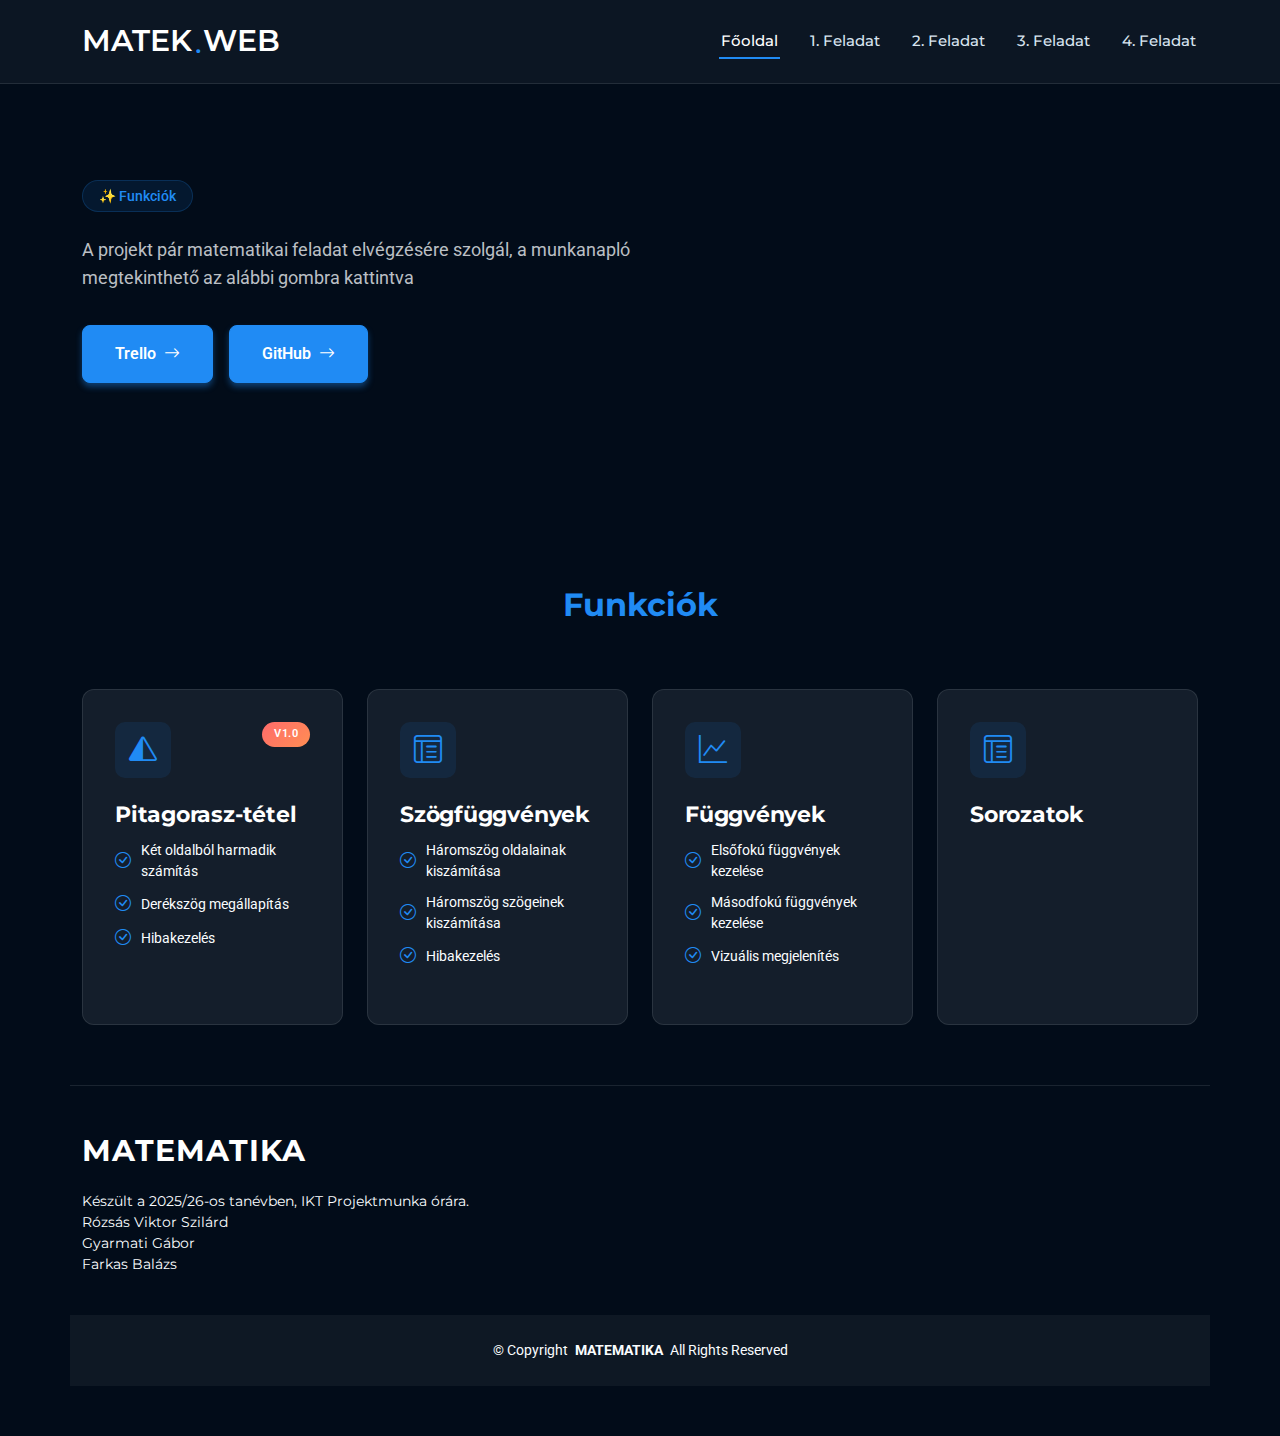
<file: Matek/index.html>
<!DOCTYPE html>
<html lang="en">

<head>
  <meta charset="utf-8">
  <meta content="width=device-width, initial-scale=1.0" name="viewport">
  <title>Index - IKT-Projekt</title>
  <meta name="description" content="">
  <meta name="keywords" content="">

  <!-- Favicons -->
  <link href="assets/img/favicon.png" rel="icon">
  <link href="assets/img/apple-touch-icon.png" rel="apple-touch-icon">

  <!-- Fonts -->
  <link href="https://fonts.googleapis.com" rel="preconnect">
  <link href="https://fonts.gstatic.com" rel="preconnect" crossorigin>
  <link href="https://fonts.googleapis.com/css2?family=Roboto:ital,wght@0,100;0,300;0,400;0,500;0,700;0,900;1,100;1,300;1,400;1,500;1,700;1,900&family=Montserrat:ital,wght@0,100;0,200;0,300;0,400;0,500;0,600;0,700;0,800;0,900;1,100;1,200;1,300;1,400;1,500;1,600;1,700;1,800;1,900&display=swap" rel="stylesheet">

  <!-- Vendor CSS Files -->
  <link href="assets/vendor/bootstrap/css/bootstrap.min.css" rel="stylesheet">
  <link href="assets/vendor/bootstrap-icons/bootstrap-icons.css" rel="stylesheet">
  <link href="assets/vendor/aos/aos.css" rel="stylesheet">
  <link href="assets/vendor/glightbox/css/glightbox.min.css" rel="stylesheet">
  <link href="assets/vendor/swiper/swiper-bundle.min.css" rel="stylesheet">

  <!-- Main CSS File -->
  <link href="assets/css/main.css" rel="stylesheet">

</head>

<body class="index-page">

  <header id="header" class="header d-flex align-items-center sticky-top">
    <div class="container position-relative d-flex align-items-center justify-content-between">

      <a href="index.html" class="logo d-flex align-items-center me-auto me-xl-0">
        <!-- Uncomment the line below if you also wish to use an image logo -->
        <!-- <img src="assets/img/logo.webp" alt=""> -->
        <h1 class="sitename">MATEK</h1><span>.</span><h1 class="sitename">WEB</h1>
      </a>

      <nav id="navmenu" class="navmenu">
        <ul>
          <li><a href="#hero" class="active">Főoldal</a></li>
          <li><a href="./elsoFeladat.html">1. Feladat</a></li>
          <li><a href="./masodikFeladat.html">2. Feladat</a></li>
          <li><a href="./harmadikFeladat">3. Feladat</a></li>
          <li><a href="./negyedikFeladat">4. Feladat</a></li>
        </ul>
        <i class="mobile-nav-toggle d-xl-none bi bi-list"></i>
      </nav>

    </div>
  </header>

  <main class="main">

    <!-- Hero Section -->
    <section id="hero" class="hero section">

      <div class="container">
        <div class="row align-items-center">
          <div class="col-lg-7" data-aos="fade-up" data-aos-delay="100">
            <div class="hero-content">
              <div class="hero-badge">
                <span class="badge">✨ Funkciók</span>
              </div>

              <p>A projekt pár matematikai feladat elvégzésére szolgál, a munkanapló megtekinthető az alábbi gombra kattintva</p>
              <div class="hero-buttons">
                <a href="https://trello.com/b/g2ztzh6y/1203" target="_blank" class="btn btn-primary">
                  <span>Trello</span>
                  <i class="bi bi-arrow-right ms-2"></i>
                </a>
                <a href="https://github.com/wexenvagyok/IKT-Projekt" target="_blank" class="btn btn-primary">
                  <span>GitHub</span>
                  <i class="bi bi-arrow-right ms-2"></i>
                </a>
              </div>
            </div>
          </div>

          <div class="hero-background">
            <div class="gradient-blob blob-1"></div>
            <div class="gradient-blob blob-2"></div>
            <div class="grid-pattern"></div>
          </div>
        </div>
      </div>
    </section><!-- /Hero Section -->

    <!-- Services Section -->
    <section id="services" class="services section">

      <!-- Section Title -->
      <div class="container section-title" data-aos="fade-up">
        <div><span class="description-title">Funkciók</span></div>
      </div><!-- End Section Title -->

      <div class="container" data-aos="fade-up" data-aos-delay="100">

        <div class="row gy-4">
          <div class="col-lg-3 col-md-6" data-aos="fade-up" data-aos-delay="150">
            <div class="service-item">
              <div class="service-header">
                <div class="icon-wrapper">
                  <i class="bi bi-triangle-half"></i>
                </div>
                <span class="badge-popular">V1.0</span>
              </div>
              <h3>Pitagorasz-tétel</h3>
              <ul class="feature-list">
                <li><i class="bi bi-check-circle"></i> Két oldalból harmadik számítás</li>
                <li><i class="bi bi-check-circle"></i> Derékszög megállapítás</li>
                <li><i class="bi bi-check-circle"></i> Hibakezelés</li>
              </ul>
            </div>
          </div>

          <div class="col-lg-3 col-md-6" data-aos="fade-up" data-aos-delay="200">
            <div class="service-item">
              <div class="service-header">
                <div class="icon-wrapper">
                  <i class="bi bi-layout-text-window-reverse"></i>
                </div>
              </div>
              <h3>Szögfüggvények</h3>
              <ul class="feature-list">
                <li><i class="bi bi-check-circle"></i> Háromszög oldalainak kiszámítása</li>
                <li><i class="bi bi-check-circle"></i> Háromszög szögeinek kiszámítása</li>
                <li><i class="bi bi-check-circle"></i> Hibakezelés</li>
              </ul>
            </div>
          </div>

          <div class="col-lg-3 col-md-6" data-aos="fade-up" data-aos-delay="250">
            <div class="service-item">
              <div class="service-header">
                <div class="icon-wrapper">
                  <i class="bi bi-graph-up"></i>
                </div>
              </div>
              <h3>Függvények</h3>
              <ul class="feature-list">
                <li><i class="bi bi-check-circle"></i> Elsőfokú függvények kezelése</li>
                <li><i class="bi bi-check-circle"></i> Másodfokú függvények kezelése</li>
                <li><i class="bi bi-check-circle"></i> Vizuális megjelenítés</li>
              </ul>
            </div>
          </div>

          <div class="col-lg-3 col-md-6" data-aos="fade-up" data-aos-delay="200">
            <div class="service-item">
              <div class="service-header">
                <div class="icon-wrapper">
                  <i class="bi bi-layout-text-window-reverse"></i>
                </div>
              </div>
              <h3>Sorozatok</h3>
              <ul class="feature-list">
              </ul>
            </div>
          </div>
        </div>

      </div>

    </section><!-- /Services Section -->

  </main>

  <footer id="footer" class="footer">

    <div class="container footer-top">
      <div class="row gy-4">
        <div class="col-lg-5 col-md-12 footer-about">
          <a href="index.html" class="logo d-flex align-items-center">
            <span class="sitename">MATEMATIKA</span>
          </a>
          <p>Készült a 2025/26-os tanévben, IKT Projektmunka órára.<br>Rózsás Viktor Szilárd<br>Gyarmati Gábor<br>Farkas Balázs</p>
        </div>

      </div>
    </div>

    <div class="container copyright text-center mt-4">
      <p>© <span>Copyright</span> <strong class="px-1 sitename">MATEMATIKA</strong> <span>All Rights Reserved</span></p>

    </div>

  </footer>

  <!-- Scroll Top -->
  <a href="#" id="scroll-top" class="scroll-top d-flex align-items-center justify-content-center"><i class="bi bi-arrow-up-short"></i></a>

  <!-- Preloader -->
  <div id="preloader"></div>

  <!-- Vendor JS Files -->
  <script src="assets/vendor/bootstrap/js/bootstrap.bundle.min.js"></script>
  <script src="assets/vendor/php-email-form/validate.js"></script>
  <script src="assets/vendor/aos/aos.js"></script>
  <script src="assets/vendor/glightbox/js/glightbox.min.js"></script>
  <script src="assets/vendor/swiper/swiper-bundle.min.js"></script>

  <!-- Main JS File -->
  <script src="assets/js/main.js"></script>

</body>

</html>
</file>
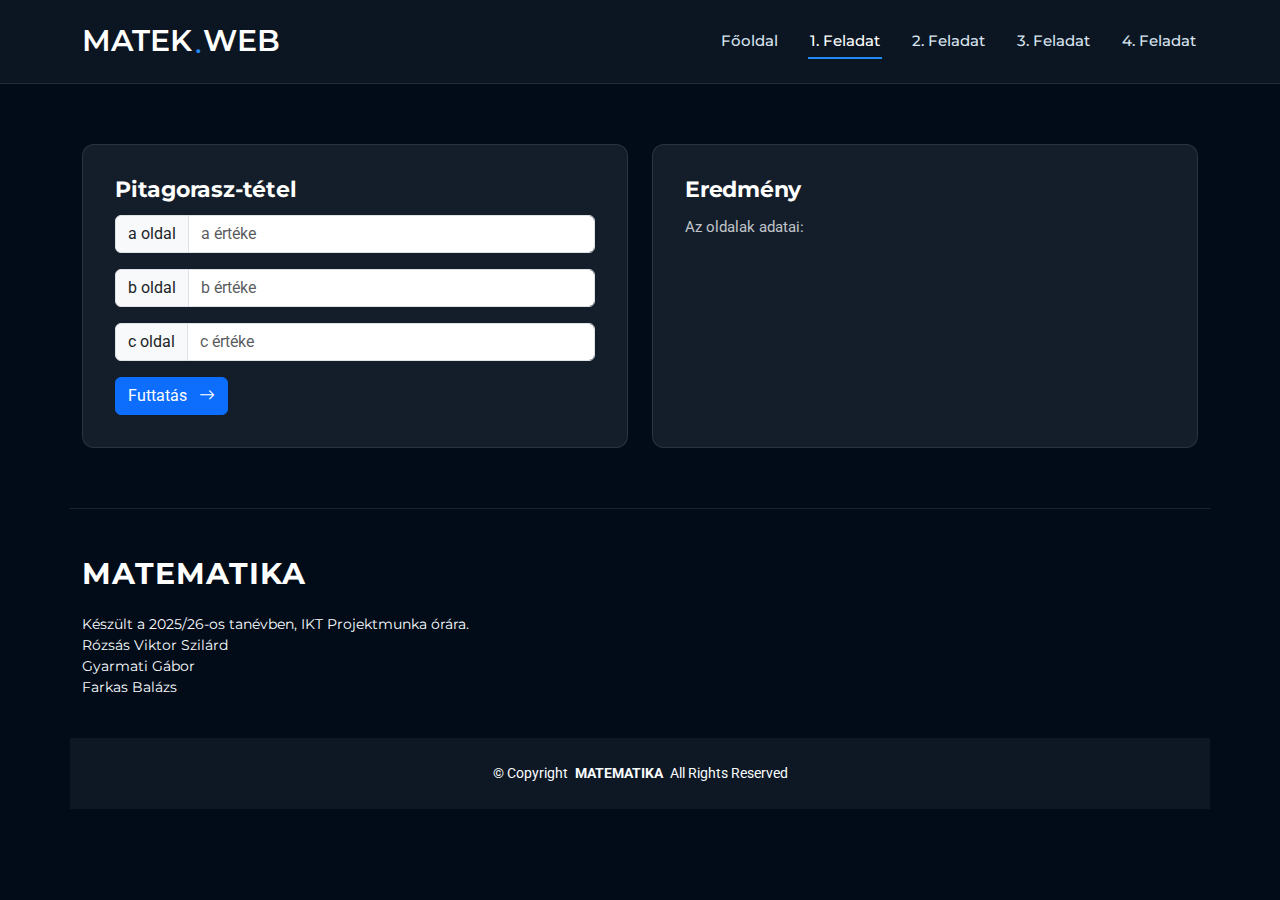
<file: Matek/elsoFeladat.html>
<!DOCTYPE html>
<html lang="en">

<head>
  <meta charset="utf-8">
  <meta content="width=device-width, initial-scale=1.0" name="viewport">
  <title>Index - IKT-Projekt</title>
  <meta name="description" content="">
  <meta name="keywords" content="">

  <!-- Favicons -->
  <link href="assets/img/favicon.png" rel="icon">
  <link href="assets/img/apple-touch-icon.png" rel="apple-touch-icon">

  <!-- Fonts -->
  <link href="https://fonts.googleapis.com" rel="preconnect">
  <link href="https://fonts.gstatic.com" rel="preconnect" crossorigin>
  <link
    href="https://fonts.googleapis.com/css2?family=Roboto:ital,wght@0,100;0,300;0,400;0,500;0,700;0,900;1,100;1,300;1,400;1,500;1,700;1,900&family=Montserrat:ital,wght@0,100;0,200;0,300;0,400;0,500;0,600;0,700;0,800;0,900;1,100;1,200;1,300;1,400;1,500;1,600;1,700;1,800;1,900&display=swap"
    rel="stylesheet">

  <!-- Vendor CSS Files -->
  <link href="assets/vendor/bootstrap/css/bootstrap.min.css" rel="stylesheet">
  <link href="assets/vendor/bootstrap-icons/bootstrap-icons.css" rel="stylesheet">
  <link href="assets/vendor/aos/aos.css" rel="stylesheet">
  <link href="assets/vendor/glightbox/css/glightbox.min.css" rel="stylesheet">
  <link href="assets/vendor/swiper/swiper-bundle.min.css" rel="stylesheet">

  <!-- Main CSS File -->
  <link href="assets/css/main.css" rel="stylesheet">

</head>

<body class="index-page">

  <header id="header" class="header d-flex align-items-center sticky-top">
    <div class="container position-relative d-flex align-items-center justify-content-between">

      <a href="index.html" class="logo d-flex align-items-center me-auto me-xl-0">
        <!-- Uncomment the line below if you also wish to use an image logo -->
        <!-- <img src="assets/img/logo.webp" alt=""> -->
        <h1 class="sitename">MATEK</h1><span>.</span>
        <h1 class="sitename">WEB</h1>
      </a>

      <nav id="navmenu" class="navmenu">
        <ul>
          <li><a href="./index.html">Főoldal</a></li>
          <li><a href="#" class="active">1. Feladat</a></li>
          <li><a href="./masodikFeladat.html">2. Feladat</a></li>
          <li><a href="./harmadikFeladat">3. Feladat</a></li>
          <li><a href="./negyedikFeladat">4. Feladat</a></li>
        </ul>
        <i class="mobile-nav-toggle d-xl-none bi bi-list"></i>
      </nav>

    </div>
  </header>

  <main class="main">

    <!-- Services Section -->
    <section id="services" class="services section">

      <div class="container" data-aos="fade-up" data-aos-delay="100">
        <div class="row gy-4">

          <div class="col-lg-6 col-md-8 mx-auto" data-aos="fade-up" data-aos-delay="150">
            <div class="service-item">
              <h3>Pitagorasz-tétel</h3>

              <div class="input-group mb-3">
                <span class="input-group-text">a oldal</span>
                <input type="number" class="form-control" placeholder="a értéke" id="aOldal" min="0">
              </div>

              <div class="input-group mb-3">
                <span class="input-group-text">b oldal</span>
                <input type="number" class="form-control" placeholder="b értéke" id="bOldal" min="0">
              </div>

              <div class="input-group mb-3">
                <span class="input-group-text">c oldal</span>
                <input type="number" class="form-control" placeholder="c értéke" id="cOldal" min="0">
              </div>

              <div class="hero-buttons">
                <a href="#" class="btn btn-primary" onclick="elsoFeladat()">
                  <span>Futtatás</span>
                  <i class="bi bi-arrow-right ms-2"></i>
                </a>
              </div>

            </div>
          </div>
          <div class="col-lg-6 col-md-8 mx-auto" data-aos="fade-up" data-aos-delay="150">
            <div class="service-item">
              <h3>Eredmény</h3>
              <div class="hibauzenet"></div>

              <div class="input-group mb-3">
                <div>
                  <p class="eredmeny">Az oldalak adatai:</p>
                </div>
              </div>
            </div>

          </div>
        </div>


      </div>
      </div>


    </section><!-- /Services Section -->

  </main>

  <footer id="footer" class="footer">

    <div class="container footer-top">
      <div class="row gy-4">
        <div class="col-lg-5 col-md-12 footer-about">
          <a href="index.html" class="logo d-flex align-items-center">
            <span class="sitename">MATEMATIKA</span>
          </a>
          <p>Készült a 2025/26-os tanévben, IKT Projektmunka órára.<br>Rózsás Viktor Szilárd<br>Gyarmati Gábor<br>Farkas
            Balázs</p>
        </div>

      </div>
    </div>

    <div class="container copyright text-center mt-4">
      <p>© <span>Copyright</span> <strong class="px-1 sitename">MATEMATIKA</strong> <span>All Rights Reserved</span></p>

    </div>

  </footer>

  <!-- Scroll Top -->
  <a href="#" id="scroll-top" class="scroll-top d-flex align-items-center justify-content-center"><i
      class="bi bi-arrow-up-short"></i></a>

  <!-- Preloader -->
  <div id="preloader"></div>

  <!-- Vendor JS Files -->
  <script src="assets/vendor/bootstrap/js/bootstrap.bundle.min.js"></script>
  <script src="assets/vendor/php-email-form/validate.js"></script>
  <script src="assets/vendor/aos/aos.js"></script>
  <script src="assets/vendor/glightbox/js/glightbox.min.js"></script>
  <script src="assets/vendor/swiper/swiper-bundle.min.js"></script>

  <!-- Main JS File -->
  <script src="assets/js/main.js"></script>
  <script src="assets/js/elso.js"></script>

</body>

</html>
</file>
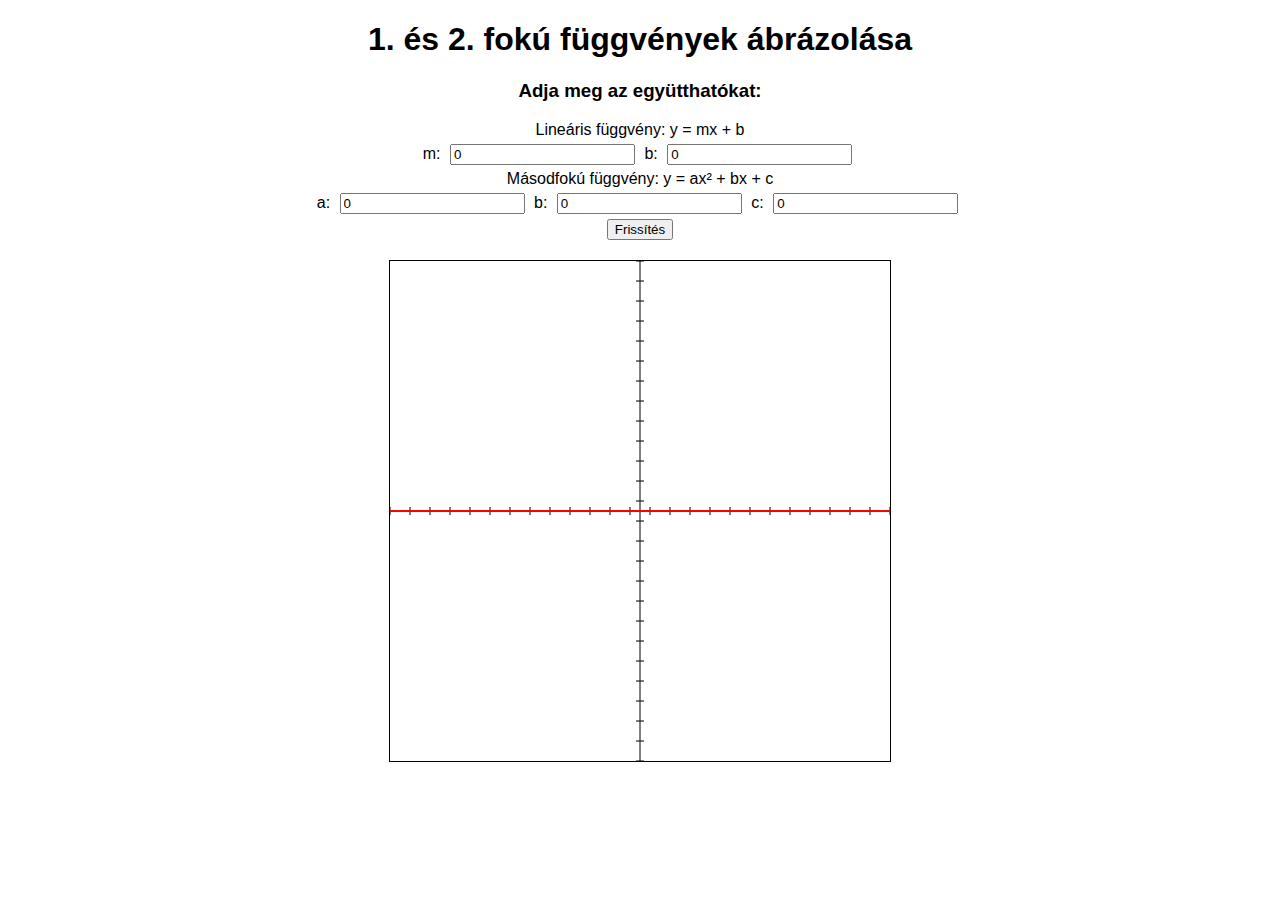
<file: Matek/harmadikFeladat.html>
<!DOCTYPE html>
<html lang="hu">
<head>
    <meta charset="UTF-8">
    <meta name="viewport" content="width=device-width, initial-scale=1.0">
    <title>1. és 2. fokú függvények ábrázolása</title>
    <style>
        body {
            font-family: Arial, sans-serif;
            text-align: center;
        }
        canvas {
            border: 1px solid black;
            display: block;
            margin: 20px auto;
        }
        .input-container {
            margin-bottom: 20px;
        }
        input {
            margin: 5px;
        }
    </style>
</head>
<body>
    <h1>1. és 2. fokú függvények ábrázolása</h1>

    <div class="input-container">
        <h3>Adja meg az együtthatókat:</h3>
        <div>
            <label for="m">Lineáris függvény: y = mx + b</label><br>
            <label for="m">m:</label>
            <input type="number" id="m" value="0" step="any">
            <label for="b">b:</label>
            <input type="number" id="b" value="0" step="any">
        </div>
        <div>
            <label for="a">Másodfokú függvény: y = ax² + bx + c</label><br>
            <label for="a">a:</label>
            <input type="number" id="a" value="0" step="any">
            <label for="b2">b:</label>
            <input type="number" id="b2" value="0" step="any">
            <label for="c">c:</label>
            <input type="number" id="c" value="0" step="any">
        </div>
        <button onclick="rajzol()">Frissítés</button>
    </div>

    <canvas id="graph" width="500" height="500"></canvas>

    <script>
        const canvas = document.getElementById('graph');
        const ctx = canvas.getContext('2d');
        const width = canvas.width;
        const height = canvas.height;

        const originX = width / 2;
        const originY = height / 2;

        function rajzoljTengelyeket() {
            ctx.beginPath();
            ctx.strokeStyle = 'black';
            ctx.lineWidth = 1;
            ctx.moveTo(0, originY);
            ctx.lineTo(width, originY);
            ctx.moveTo(originX, 0);
            ctx.lineTo(originX, height);
            ctx.stroke();

            ctx.beginPath();
            for (let i = 0; i <= width; i += 20) {
                ctx.moveTo(i, originY - 4);
                ctx.lineTo(i, originY + 4);
            }
            for (let j = 0; j <= height; j += 20) {
                ctx.moveTo(originX - 4, j);
                ctx.lineTo(originX + 4, j);
            }
            ctx.stroke();
        }

        function linearisFuggveny(x, m, b) {
            return m * x + b;
        }

        function masodfokuFuggveny(x, a, b, c) {
            return a * Math.pow(x, 2) + b * x + c;
        }

        function plotFunction(fn, color, scale) {
            ctx.beginPath();
            ctx.strokeStyle = color;
            ctx.lineWidth = 2;
            let started = false;
            for (let px = -originX; px <= originX; px++) {
                const xLogical = px / scale;
                const yLogical = fn(xLogical);
                const cx = originX + px;
                const cy = originY - yLogical * scale;
                if (!started) {
                    ctx.moveTo(cx, cy);
                    started = true;
                } else {
                    ctx.lineTo(cx, cy);
                }
            }
            ctx.stroke();
        }

        function rajzoljFuggvenyeket(m, b, a, b2, c) {
            ctx.clearRect(0, 0, width, height);
            rajzoljTengelyeket();

            const scale = 20;

            plotFunction(x => linearisFuggveny(x, m, b), 'blue', scale);

            plotFunction(x => masodfokuFuggveny(x, a, b2, c), 'red', scale);
        }

        function rajzol() {
            const m = parseFloat(document.getElementById('m').value) || 0;
            const b = parseFloat(document.getElementById('b').value) || 0;
            const a = parseFloat(document.getElementById('a').value) || 0;
            const b2 = parseFloat(document.getElementById('b2').value) || 0;
            const c = parseFloat(document.getElementById('c').value) || 0;

            rajzoljFuggvenyeket(m, b, a, b2, c);
        }

        window.addEventListener('load', () => {
            rajzoljTengelyeket();
            rajzol();
        });
    </script>
</body>
</html>
</file>
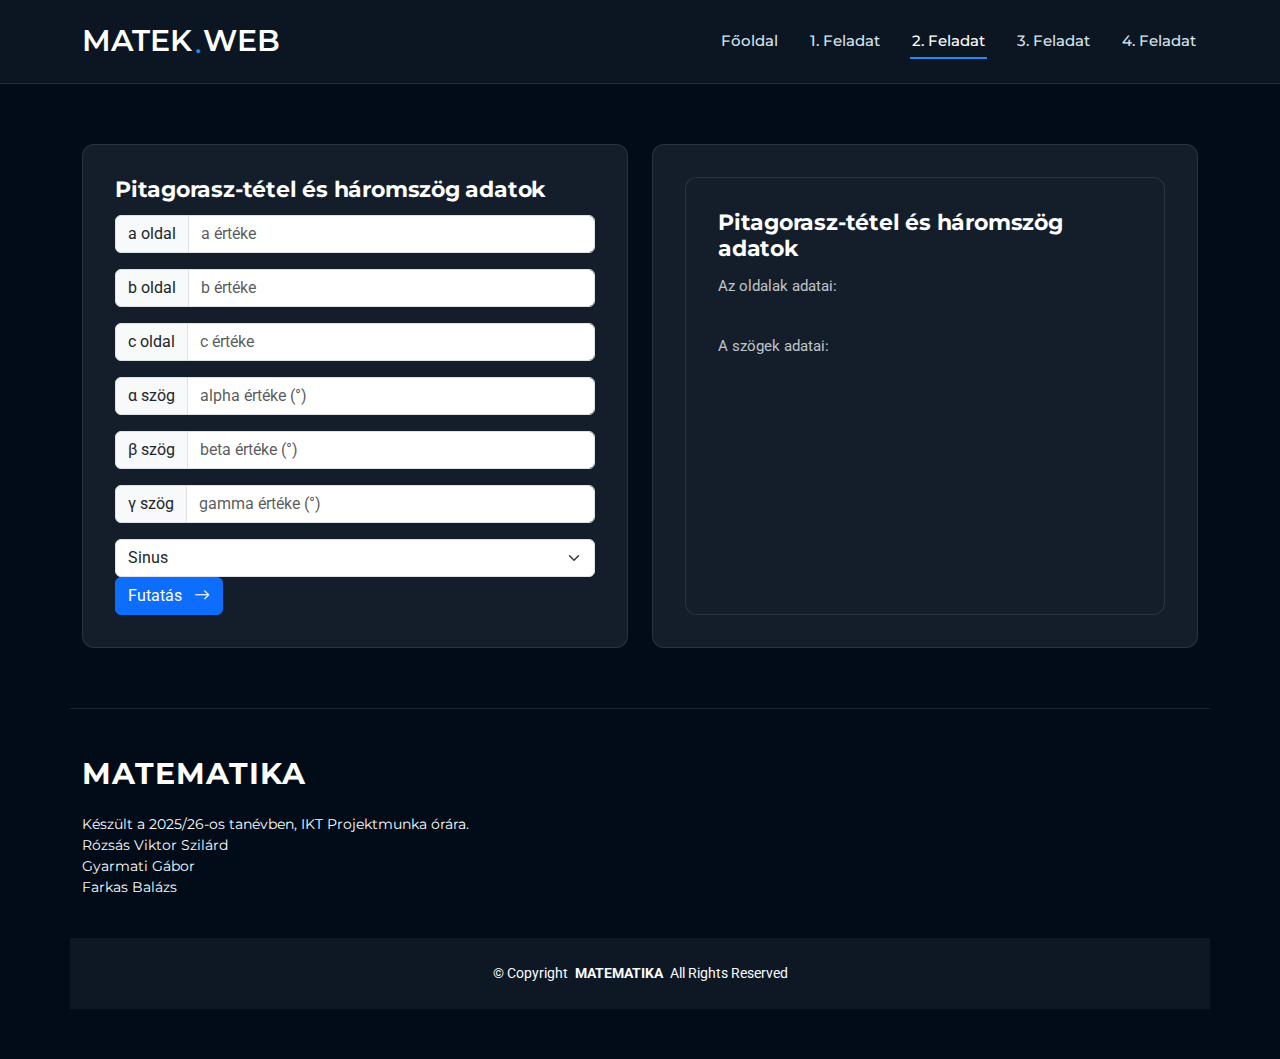
<file: Matek/masodikFeladat.html>
<!DOCTYPE html>
<html lang="en">

<head>
  <meta charset="utf-8">
  <meta content="width=device-width, initial-scale=1.0" name="viewport">
  <title>Index - IKT-Projekt</title>
  <meta name="description" content="">
  <meta name="keywords" content="">


  
  <link href="assets/img/favicon.png" rel="icon">
  <link href="assets/img/apple-touch-icon.png" rel="apple-touch-icon">

 
  <link href="https://fonts.googleapis.com" rel="preconnect">
  <link href="https://fonts.gstatic.com" rel="preconnect" crossorigin>
  <link
    href="https://fonts.googleapis.com/css2?family=Roboto:ital,wght@0,100;0,300;0,400;0,500;0,700;0,900;1,100;1,300;1,400;1,500;1,700;1,900&family=Montserrat:ital,wght@0,100;0,200;0,300;0,400;0,500;0,600;0,700;0,800;0,900;1,100;1,200;1,300;1,400;1,500;1,600;1,700;1,800;1,900&display=swap"
    rel="stylesheet">


  <link href="assets/vendor/bootstrap/css/bootstrap.min.css" rel="stylesheet">
  <link href="assets/vendor/bootstrap-icons/bootstrap-icons.css" rel="stylesheet">
  <link href="assets/vendor/aos/aos.css" rel="stylesheet">
  <link href="assets/vendor/glightbox/css/glightbox.min.css" rel="stylesheet">
  <link href="assets/vendor/swiper/swiper-bundle.min.css" rel="stylesheet">


  <link href="assets/css/main.css" rel="stylesheet">

</head>

<body class="index-page">

  <header id="header" class="header d-flex align-items-center sticky-top">
    <div class="container position-relative d-flex align-items-center justify-content-between">

      <a href="index.html" class="logo d-flex align-items-center me-auto me-xl-0">
      
        <h1 class="sitename">MATEK</h1><span>.</span>
        <h1 class="sitename">WEB</h1>
      </a>

      <nav id="navmenu" class="navmenu">
        <ul>
          <li><a href="./index.html">Főoldal</a></li>
          <li><a href="./elsoFeladat.html">1. Feladat</a></li>
          <li><a href="./masodikFeladat.html" class="active ">2. Feladat</a></li>
          <li><a href="./harmadikFeladat">3. Feladat</a></li>
          <li><a href="./negyedikFeladat">4. Feladat</a></li>
        </ul>
        <i class="mobile-nav-toggle d-xl-none bi bi-list"></i>
      </nav>

    </div>
  </header>

  <main class="main">

    <section id="services" class="services section">

      <div class="container" data-aos="fade-up" data-aos-delay="100">
        <div class="row gy-4">

          <div class="col-lg-6 col-md-8 mx-auto" data-aos="fade-up" data-aos-delay="150">
            <div class="service-item">
              <h3>Pitagorasz-tétel és háromszög adatok</h3>

              <div class="input-group mb-3">
                <span class="input-group-text">a oldal</span>
                <input type="number" class="form-control" placeholder="a értéke" id="aOldal" min="0">
              </div>

              <div class="input-group mb-3">
                <span class="input-group-text">b oldal</span>
                <input type="number" class="form-control" placeholder="b értéke" id="bOldal" min="0">
              </div>

              <div class="input-group mb-3">
                <span class="input-group-text">c oldal</span>
                <input type="number" class="form-control" placeholder="c értéke" id="cOldal" min="0">
              </div>

              <div class="input-group mb-3">
                <span class="input-group-text">α szög</span>
                <input type="number" class="form-control" placeholder="alpha értéke (°)" id="alphaSzog" min="0"
                  max="180">
              </div>

              <div class="input-group mb-3">
                <span class="input-group-text">β szög</span>
                <input type="number" class="form-control" placeholder="beta értéke (°)" id="betaSzog" min="0" max="180">
              </div>

              <div class="input-group mb-3">
                <span class="input-group-text">γ szög</span>
                <input type="number" class="form-control" placeholder="gamma értéke (°)" id="gammaSzog" min="0"
                  max="180">
              </div>
              
              
             <select id="valaszto" class="form-select">
                <option value="sin">Sinus</option>
                <option value="cos">Cosinus</option>
                <option value="tan">Tangens</option>
              </select>



              <div class="hero-buttons">
                <a href="#" class="btn btn-primary" onclick="masodikFeladat()">
                  <span>Futatás</span>
                  <i class="bi bi-arrow-right ms-2"></i>
                </a>
              </div>

            </div>
          </div>
          <div class="col-lg-6 col-md-8 mx-auto" data-aos="fade-up" data-aos-delay="150">
            <div class="service-item">
              <div class="service-item">
                <h3>Pitagorasz-tétel és háromszög adatok</h3>
                
                <div class="input-group mb-3">
                    <div>
                        <p id="oldalakEredmeny">Az oldalak adatai:</p>
                    </div>
                </div>
                
                <div class="input-group mb-3">
                    <div>
                        <p id="szogekEredmeny">A szögek adatai:</p>
                    </div>
                </div>
            </div>


            </div>
          </div>

        </div>
      </div>


      </div>
      </div>


    </section>

  </main>

  <footer id="footer" class="footer">

    <div class="container footer-top">
      <div class="row gy-4">
        <div class="col-lg-5 col-md-12 footer-about">
          <a href="index.html" class="logo d-flex align-items-center">
            <span class="sitename">MATEMATIKA</span>
          </a>
          <p>Készült a 2025/26-os tanévben, IKT Projektmunka órára.<br>Rózsás Viktor Szilárd<br>Gyarmati Gábor<br>Farkas
            Balázs</p>
        </div>

      </div>
    </div>

    <div class="container copyright text-center mt-4">
      <p>© <span>Copyright</span> <strong class="px-1 sitename">MATEMATIKA</strong> <span>All Rights Reserved</span></p>

    </div>

  </footer>

  <a href="#" id="scroll-top" class="scroll-top d-flex align-items-center justify-content-center"><i
      class="bi bi-arrow-up-short"></i></a>

  <div id="preloader"></div>

  <script src="assets/vendor/bootstrap/js/bootstrap.bundle.min.js"></script>
  <script src="assets/vendor/php-email-form/validate.js"></script>
  <script src="assets/vendor/aos/aos.js"></script>
  <script src="assets/vendor/glightbox/js/glightbox.min.js"></script>
  <script src="assets/vendor/swiper/swiper-bundle.min.js"></script>


  <script src="assets/js/main.js"></script>
  <script src="assets/js/masodik.js"></script>

</body>

</html>
</file>
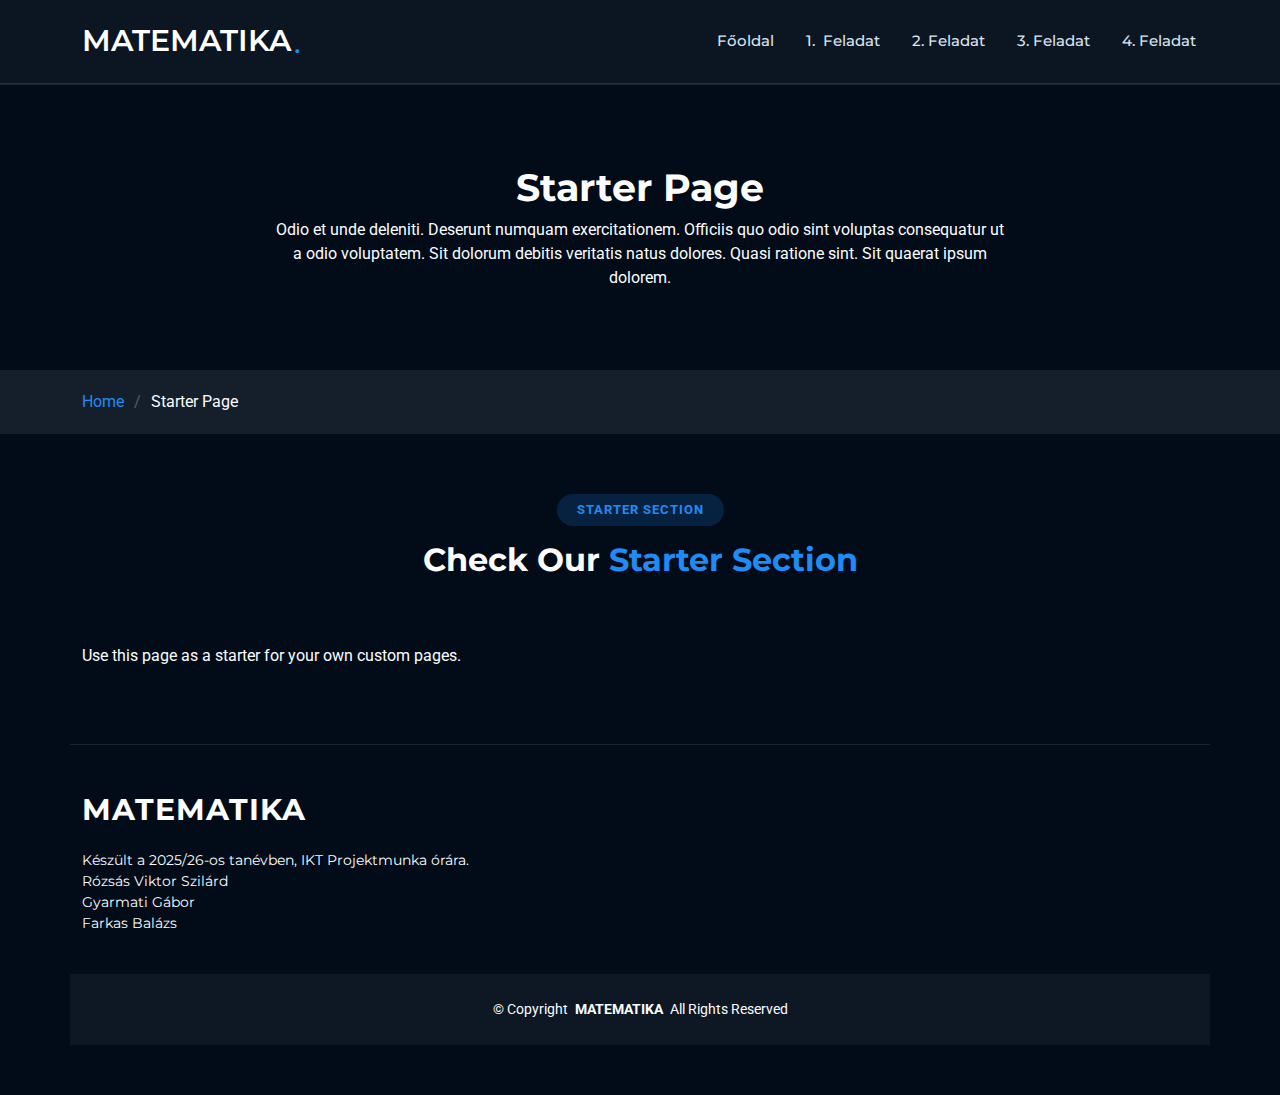
<file: Matek/starter-page.html>
<!DOCTYPE html>
<html lang="en">

<head>
  <meta charset="utf-8">
  <meta content="width=device-width, initial-scale=1.0" name="viewport">
  <title>Starter Page - IKT-Projekt</title>
  <meta name="description" content="">
  <meta name="keywords" content="">

  <!-- Favicons -->
  <link href="assets/img/favicon.png" rel="icon">
  <link href="assets/img/apple-touch-icon.png" rel="apple-touch-icon">

  <!-- Fonts -->
  <link href="https://fonts.googleapis.com" rel="preconnect">
  <link href="https://fonts.gstatic.com" rel="preconnect" crossorigin>
  <link href="https://fonts.googleapis.com/css2?family=Roboto:ital,wght@0,100;0,300;0,400;0,500;0,700;0,900;1,100;1,300;1,400;1,500;1,700;1,900&family=Montserrat:ital,wght@0,100;0,200;0,300;0,400;0,500;0,600;0,700;0,800;0,900;1,100;1,200;1,300;1,400;1,500;1,600;1,700;1,800;1,900&display=swap" rel="stylesheet">

  <!-- Vendor CSS Files -->
  <link href="assets/vendor/bootstrap/css/bootstrap.min.css" rel="stylesheet">
  <link href="assets/vendor/bootstrap-icons/bootstrap-icons.css" rel="stylesheet">
  <link href="assets/vendor/aos/aos.css" rel="stylesheet">
  <link href="assets/vendor/glightbox/css/glightbox.min.css" rel="stylesheet">
  <link href="assets/vendor/swiper/swiper-bundle.min.css" rel="stylesheet">

  <!-- Main CSS File -->
  <link href="assets/css/main.css" rel="stylesheet">

</head>

<body class="starter-page-page">

  <header id="header" class="header d-flex align-items-center sticky-top">
    <div class="container position-relative d-flex align-items-center justify-content-between">

      <a href="index.html" class="logo d-flex align-items-center me-auto me-xl-0">
        <!-- Uncomment the line below if you also wish to use an image logo -->
        <!-- <img src="assets/img/logo.webp" alt=""> -->
        <h1 class="sitename">MATEMATIKA</h1><span>.</span>
      </a>

      <nav id="navmenu" class="navmenu">
        <ul>
          <li><a href="#hero">Főoldal</a></li>
          <li><a href="#about">1.&nbsp; Feladat</a></li>
          <li><a href="#services">2. Feladat</a></li>
          <li><a href="#portfolio">3. Feladat</a></li>
          <li><a href="#team">4. Feladat</a></li>
        </ul>
        <i class="mobile-nav-toggle d-xl-none bi bi-list"></i>
      </nav>

    </div>
  </header>

  <main class="main">

    <!-- Page Title -->
    <div class="page-title">
      <div class="heading">
        <div class="container">
          <div class="row d-flex justify-content-center text-center">
            <div class="col-lg-8">
              <h1 class="heading-title">Starter Page</h1>
              <p class="mb-0">
                Odio et unde deleniti. Deserunt numquam exercitationem. Officiis quo
                odio sint voluptas consequatur ut a odio voluptatem. Sit dolorum
                debitis veritatis natus dolores. Quasi ratione sint. Sit quaerat
                ipsum dolorem.
              </p>
            </div>
          </div>
        </div>
      </div>
      <nav class="breadcrumbs">
        <div class="container">
          <ol>
            <li><a href="index.html">Home</a></li>
            <li class="current">Starter Page</li>
          </ol>
        </div>
      </nav>
    </div><!-- End Page Title -->

    <!-- Starter Section Section -->
    <section id="starter-section" class="starter-section section">

      <!-- Section Title -->
      <div class="container section-title" data-aos="fade-up">
        <h2>Starter Section</h2>
        <div><span>Check Our</span> <span class="description-title">Starter Section</span></div>
      </div><!-- End Section Title -->

      <div class="container" data-aos="fade-up">
        <p>Use this page as a starter for your own custom pages.</p>
      </div>

    </section><!-- /Starter Section Section -->

  </main>

  <footer id="footer" class="footer">

    <div class="container footer-top">
      <div class="row gy-4">
        <div class="col-lg-5 col-md-12 footer-about">
          <a href="index.html" class="logo d-flex align-items-center">
            <span class="sitename">MATEMATIKA</span>
          </a>
          <p>Készült a 2025/26-os tanévben, IKT Projektmunka órára.<br>Rózsás Viktor Szilárd<br>Gyarmati Gábor<br>Farkas Balázs</p>
        </div>

      </div>
    </div>

    <div class="container copyright text-center mt-4">
      <p>© <span>Copyright</span> <strong class="px-1 sitename">MATEMATIKA</strong> <span>All Rights Reserved</span></p>

    </div>

  </footer>

  <!-- Scroll Top -->
  <a href="#" id="scroll-top" class="scroll-top d-flex align-items-center justify-content-center"><i class="bi bi-arrow-up-short"></i></a>

  <!-- Preloader -->
  <div id="preloader"></div>

  <!-- Vendor JS Files -->
  <script src="assets/vendor/bootstrap/js/bootstrap.bundle.min.js"></script>
  <script src="assets/vendor/php-email-form/validate.js"></script>
  <script src="assets/vendor/aos/aos.js"></script>
  <script src="assets/vendor/glightbox/js/glightbox.min.js"></script>
  <script src="assets/vendor/swiper/swiper-bundle.min.js"></script>

  <!-- Main JS File -->
  <script src="assets/js/main.js"></script>

</body>

</html>
</file>
<file: Matek/assets/css/main.css>
@charset "UTF-8";

/*--------------------------------------------------------------
# Font & Color Variables
# Help: https://bootstrapmade.com/color-system/
--------------------------------------------------------------*/
/* Fonts */
:root {
  --default-font: "Roboto",  system-ui, -apple-system, "Segoe UI", Roboto, "Helvetica Neue", Arial, "Noto Sans", "Liberation Sans", sans-serif, "Apple Color Emoji", "Segoe UI Emoji", "Segoe UI Symbol", "Noto Color Emoji";
  --heading-font: "Montserrat",  sans-serif;
  --nav-font: "Montserrat",  sans-serif;
}

/* Global Colors - The following color variables are used throughout the website. Updating them here will change the color scheme of the entire website */
:root { 
  --background-color: #020c19; /* Background color for the entire website, including individual sections */
  --default-color: #fafdff; /* Default color used for the majority of the text content across the entire website */
  --heading-color: #ffffff; /* Color for headings, subheadings and title throughout the website */
  --accent-color: #208bf4; /* Accent color that represents your brand on the website. It's used for buttons, links, and other elements that need to stand out */
  --surface-color: #141e2b; /* The surface color is used as a background of boxed elements within sections, such as cards, icon boxes, or other elements that require a visual separation from the global background. */
  --contrast-color: #ffffff; /* Contrast color for text, ensuring readability against backgrounds of accent, heading, or default colors. */
}

/* Nav Menu Colors - The following color variables are used specifically for the navigation menu. They are separate from the global colors to allow for more customization options */
:root {
  --nav-color: #d8e4f0;  /* The default color of the main navmenu links */
  --nav-hover-color: #ffffff; /* Applied to main navmenu links when they are hovered over or active */
  --nav-mobile-background-color: #1b2634; /* Used as the background color for mobile navigation menu */
  --nav-dropdown-background-color: #1b2634; /* Used as the background color for dropdown items that appear when hovering over primary navigation items */
  --nav-dropdown-color: #fafdff; /* Used for navigation links of the dropdown items in the navigation menu. */
  --nav-dropdown-hover-color: #208bf4; /* Similar to --nav-hover-color, this color is applied to dropdown navigation links when they are hovered over. */
}

/* Color Presets - These classes override global colors when applied to any section or element, providing reuse of the sam color scheme. */

.light-background {
  --background-color: #0b1727;
  --surface-color: #101c2d;
}

.dark-background {
  --background-color: #000000;
  --default-color: #ffffff;
  --heading-color: #ffffff;
  --surface-color: #020c19;
  --contrast-color: #ffffff;
}

/* Smooth scroll */
:root {
  scroll-behavior: smooth;
}

/*--------------------------------------------------------------
# General Styling & Shared Classes
--------------------------------------------------------------*/
body {
  color: var(--default-color);
  background-color: var(--background-color);
  font-family: var(--default-font);
}

a {
  color: var(--accent-color);
  text-decoration: none;
  transition: 0.3s;
}

a:hover {
  color: color-mix(in srgb, var(--accent-color), transparent 25%);
  text-decoration: none;
}

h1,
h2,
h3,
h4,
h5,
h6 {
  color: var(--heading-color);
  font-family: var(--heading-font);
}

/*--------------------------------------------------------------
# Global Header
--------------------------------------------------------------*/
.header {
  --background-color: #0c1623;
  --surface-color: #1b2430;
  color: var(--default-color);
  background-color: var(--background-color);
  padding: 15px 0;
  transition: all 0.5s;
  z-index: 997;
  border-bottom: 1px solid color-mix(in srgb, var(--default-color), transparent 90%);
}

.header .logo {
  line-height: 1;
}

.header .logo img {
  max-height: 36px;
  margin-right: 8px;
}

.header .logo h1 {
  font-size: 30px;
  margin: 0;
  font-weight: 600;
  color: var(--heading-color);
}

.header .logo span {
  font-size: 34px;
  padding-left: 2px;
  color: var(--accent-color);
}

.header .btn-getstarted,
.header .btn-getstarted:focus {
  color: var(--contrast-color);
  background: var(--accent-color);
  font-size: 14px;
  padding: 8px 26px;
  margin: 0;
  border-radius: 5px;
  transition: 0.3s;
}

.header .btn-getstarted:hover,
.header .btn-getstarted:focus:hover {
  color: var(--contrast-color);
  background: color-mix(in srgb, var(--accent-color), transparent 15%);
}

@media (max-width: 1200px) {
  .header .logo {
    order: 1;
  }

  .header .btn-getstarted {
    order: 2;
    margin: 0 15px 0 0;
    padding: 6px 20px;
  }

  .header .navmenu {
    order: 3;
  }
}

/*--------------------------------------------------------------
# Navigation Menu
--------------------------------------------------------------*/
/* Desktop Navigation */
@media (min-width: 1200px) {
  .navmenu {
    padding: 0;
  }

  .navmenu ul {
    margin: 0;
    padding: 0;
    display: flex;
    list-style: none;
    align-items: center;
  }

  .navmenu li {
    position: relative;
  }

  .navmenu>ul>li {
    white-space: nowrap;
    padding: 15px 14px;
  }

  .navmenu>ul>li:last-child {
    padding-right: 0;
  }

  .navmenu a,
  .navmenu a:focus {
    color: var(--nav-color);
    font-size: 15px;
    padding: 0 2px;
    font-family: var(--nav-font);
    font-weight: 500;
    display: flex;
    align-items: center;
    justify-content: space-between;
    white-space: nowrap;
    transition: 0.3s;
    position: relative;
  }

  .navmenu a i,
  .navmenu a:focus i {
    font-size: 12px;
    line-height: 0;
    margin-left: 5px;
    transition: 0.3s;
  }

  .navmenu>ul>li>a:before {
    content: "";
    position: absolute;
    width: 100%;
    height: 2px;
    bottom: -6px;
    left: 0;
    background-color: var(--accent-color);
    visibility: hidden;
    width: 0px;
    transition: all 0.3s ease-in-out 0s;
  }

  .navmenu a:hover:before,
  .navmenu li:hover>a:before,
  .navmenu .active:before {
    visibility: visible;
    width: 100%;
  }

  .navmenu li:hover>a,
  .navmenu .active,
  .navmenu .active:focus {
    color: var(--nav-hover-color);
  }

  .navmenu .dropdown ul {
    margin: 0;
    padding: 10px 0;
    background: var(--nav-dropdown-background-color);
    display: block;
    position: absolute;
    visibility: hidden;
    left: 14px;
    top: 130%;
    opacity: 0;
    transition: 0.3s;
    border-radius: 4px;
    z-index: 99;
    box-shadow: 0px 0px 30px rgba(0, 0, 0, 0.1);
  }

  .navmenu .dropdown ul li {
    min-width: 200px;
  }

  .navmenu .dropdown ul a {
    padding: 10px 20px;
    font-size: 15px;
    text-transform: none;
    color: var(--nav-dropdown-color);
  }

  .navmenu .dropdown ul a i {
    font-size: 12px;
  }

  .navmenu .dropdown ul a:hover,
  .navmenu .dropdown ul .active:hover,
  .navmenu .dropdown ul li:hover>a {
    color: var(--nav-dropdown-hover-color);
  }

  .navmenu .dropdown:hover>ul {
    opacity: 1;
    top: 100%;
    visibility: visible;
  }

  .navmenu .dropdown .dropdown ul {
    top: 0;
    left: -90%;
    visibility: hidden;
  }

  .navmenu .dropdown .dropdown:hover>ul {
    opacity: 1;
    top: 0;
    left: -100%;
    visibility: visible;
  }
}

/* Mobile Navigation */
@media (max-width: 1199px) {
  .mobile-nav-toggle {
    color: var(--nav-color);
    font-size: 28px;
    line-height: 0;
    margin-right: 10px;
    cursor: pointer;
    transition: color 0.3s;
  }

  .navmenu {
    padding: 0;
    z-index: 9997;
  }

  .navmenu ul {
    display: none;
    list-style: none;
    position: absolute;
    inset: 60px 20px 20px 20px;
    padding: 10px 0;
    margin: 0;
    border-radius: 6px;
    background-color: var(--nav-mobile-background-color);
    border: 1px solid color-mix(in srgb, var(--default-color), transparent 90%);
    box-shadow: none;
    overflow-y: auto;
    transition: 0.3s;
    z-index: 9998;
  }

  .navmenu a,
  .navmenu a:focus {
    color: var(--nav-dropdown-color);
    padding: 10px 20px;
    font-family: var(--nav-font);
    font-size: 17px;
    font-weight: 500;
    display: flex;
    align-items: center;
    justify-content: space-between;
    white-space: nowrap;
    transition: 0.3s;
  }

  .navmenu a i,
  .navmenu a:focus i {
    font-size: 12px;
    line-height: 0;
    margin-left: 5px;
    width: 30px;
    height: 30px;
    display: flex;
    align-items: center;
    justify-content: center;
    border-radius: 50%;
    transition: 0.3s;
    background-color: color-mix(in srgb, var(--accent-color), transparent 90%);
  }

  .navmenu a i:hover,
  .navmenu a:focus i:hover {
    background-color: var(--accent-color);
    color: var(--contrast-color);
  }

  .navmenu a:hover,
  .navmenu .active,
  .navmenu .active:focus {
    color: var(--nav-dropdown-hover-color);
  }

  .navmenu .active i,
  .navmenu .active:focus i {
    background-color: var(--accent-color);
    color: var(--contrast-color);
    transform: rotate(180deg);
  }

  .navmenu .dropdown ul {
    position: static;
    display: none;
    z-index: 99;
    padding: 10px 0;
    margin: 10px 20px;
    background-color: var(--nav-dropdown-background-color);
    transition: all 0.5s ease-in-out;
  }

  .navmenu .dropdown ul ul {
    background-color: rgba(33, 37, 41, 0.1);
  }

  .navmenu .dropdown>.dropdown-active {
    display: block;
    background-color: rgba(33, 37, 41, 0.03);
  }

  .mobile-nav-active {
    overflow: hidden;
  }

  .mobile-nav-active .mobile-nav-toggle {
    color: #fff;
    position: absolute;
    font-size: 32px;
    top: 15px;
    right: 15px;
    margin-right: 0;
    z-index: 9999;
  }

  .mobile-nav-active .navmenu {
    position: fixed;
    overflow: hidden;
    inset: 0;
    background: rgba(33, 37, 41, 0.8);
    transition: 0.3s;
  }

  .mobile-nav-active .navmenu>ul {
    display: block;
  }
}

/*--------------------------------------------------------------
# Global Footer
--------------------------------------------------------------*/
.footer {
  color: var(--default-color);
  background-color: var(--background-color);
  font-size: 14px;
  padding-bottom: 50px;
  position: relative;
}

.footer .footer-top {
  padding-top: 50px;
  border-top: 1px solid color-mix(in srgb, var(--default-color), transparent 90%);
}

.footer .footer-about .logo {
  line-height: 1;
  margin-bottom: 25px;
}

.footer .footer-about .logo img {
  max-height: 40px;
  margin-right: 6px;
}

.footer .footer-about .logo span {
  color: var(--heading-color);
  font-size: 30px;
  font-weight: 700;
  letter-spacing: 1px;
  font-family: var(--heading-font);
}

.footer .footer-about p {
  font-size: 14px;
  font-family: var(--heading-font);
}

.footer .social-links a {
  display: flex;
  align-items: center;
  justify-content: center;
  width: 40px;
  height: 40px;
  border-radius: 50%;
  border: 1px solid color-mix(in srgb, var(--default-color), transparent 50%);
  font-size: 16px;
  color: color-mix(in srgb, var(--default-color), transparent 50%);
  margin-right: 10px;
  transition: 0.3s;
}

.footer .social-links a:hover {
  color: var(--accent-color);
  border-color: var(--accent-color);
}

.footer h4 {
  font-size: 16px;
  font-weight: bold;
  position: relative;
  padding-bottom: 12px;
}

.footer .footer-links {
  margin-bottom: 30px;
}

.footer .footer-links ul {
  list-style: none;
  padding: 0;
  margin: 0;
}

.footer .footer-links ul i {
  padding-right: 2px;
  font-size: 12px;
  line-height: 0;
}

.footer .footer-links ul li {
  padding: 10px 0;
  display: flex;
  align-items: center;
}

.footer .footer-links ul li:first-child {
  padding-top: 0;
}

.footer .footer-links ul a {
  color: color-mix(in srgb, var(--default-color), transparent 20%);
  display: inline-block;
  line-height: 1;
}

.footer .footer-links ul a:hover {
  color: var(--accent-color);
}

.footer .footer-contact p {
  margin-bottom: 5px;
}

.footer .copyright {
  padding-top: 25px;
  padding-bottom: 25px;
  background-color: color-mix(in srgb, var(--default-color), transparent 95%);
}

.footer .copyright p {
  margin-bottom: 0;
}

.footer .credits {
  margin-top: 6px;
  font-size: 13px;
}

/*--------------------------------------------------------------
# Preloader
--------------------------------------------------------------*/
#preloader {
  position: fixed;
  inset: 0;
  z-index: 999999;
  overflow: hidden;
  background: var(--background-color);
  transition: all 0.6s ease-out;
}

#preloader:before {
  content: "";
  position: fixed;
  top: calc(50% - 30px);
  left: calc(50% - 30px);
  border: 6px solid #ffffff;
  border-color: var(--accent-color) transparent var(--accent-color) transparent;
  border-radius: 50%;
  width: 60px;
  height: 60px;
  animation: animate-preloader 1.5s linear infinite;
}

@keyframes animate-preloader {
  0% {
    transform: rotate(0deg);
  }

  100% {
    transform: rotate(360deg);
  }
}

/*--------------------------------------------------------------
# Scroll Top Button
--------------------------------------------------------------*/
.scroll-top {
  position: fixed;
  visibility: hidden;
  opacity: 0;
  right: 15px;
  bottom: 15px;
  z-index: 99999;
  background-color: var(--accent-color);
  width: 40px;
  height: 40px;
  border-radius: 4px;
  transition: all 0.4s;
}

.scroll-top i {
  font-size: 24px;
  color: var(--contrast-color);
  line-height: 0;
}

.scroll-top:hover {
  background-color: color-mix(in srgb, var(--accent-color), transparent 20%);
  color: var(--contrast-color);
}

.scroll-top.active {
  visibility: visible;
  opacity: 1;
}

/*--------------------------------------------------------------
# Disable aos animation delay on mobile devices
--------------------------------------------------------------*/
@media screen and (max-width: 768px) {
  [data-aos-delay] {
    transition-delay: 0 !important;
  }
}

/*--------------------------------------------------------------
# Global Page Titles & Breadcrumbs
--------------------------------------------------------------*/
.page-title {
  color: var(--default-color);
  background-color: var(--background-color);
  position: relative;
}

.page-title .heading {
  padding: 80px 0;
  border-top: 1px solid color-mix(in srgb, var(--default-color), transparent 90%);
}

.page-title .heading h1 {
  font-size: 38px;
  font-weight: 700;
}

.page-title nav {
  background-color: color-mix(in srgb, var(--default-color), transparent 92%);
  padding: 20px 0;
}

.page-title nav ol {
  display: flex;
  flex-wrap: wrap;
  list-style: none;
  padding: 0;
  margin: 0;
  font-size: 16px;
  font-weight: 400;
}

.page-title nav ol li+li {
  padding-left: 10px;
}

.page-title nav ol li+li::before {
  content: "/";
  display: inline-block;
  padding-right: 10px;
  color: color-mix(in srgb, var(--default-color), transparent 70%);
}

/*--------------------------------------------------------------
# Global Sections
--------------------------------------------------------------*/
section,
.section {
  color: var(--default-color);
  background-color: var(--background-color);
  padding: 60px 0;
  scroll-margin-top: 90px;
  overflow: clip;
}

@media (max-width: 1199px) {

  section,
  .section {
    scroll-margin-top: 66px;
  }
}

/*--------------------------------------------------------------
# Global Section Titles
--------------------------------------------------------------*/
.section-title {
  text-align: center;
  padding-bottom: 60px;
  position: relative;
}

.section-title h2 {
  font-size: 13px;
  letter-spacing: 1px;
  font-weight: 700;
  padding: 8px 20px;
  margin: 0;
  background: color-mix(in srgb, var(--accent-color), transparent 82%);
  color: var(--accent-color);
  display: inline-block;
  text-transform: uppercase;
  border-radius: 50px;
  font-family: var(--default-font);
}

.section-title div {
  color: var(--heading-color);
  margin: 10px 0 0 0;
  font-size: 32px;
  font-weight: 700;
  font-family: var(--heading-font);
}

.section-title div .description-title {
  color: var(--accent-color);
}

/*--------------------------------------------------------------
# Hero Section
--------------------------------------------------------------*/
.hero {
  position: relative;
  overflow: hidden;
  padding: 96px 0 80px;
}

.hero .hero-content .hero-badge {
  margin-bottom: 24px;
}

.hero .hero-content .hero-badge .badge {
  display: inline-flex;
  align-items: center;
  padding: 8px 16px;
  background: color-mix(in srgb, var(--accent-color), transparent 90%);
  color: var(--accent-color);
  border-radius: 50px;
  font-size: 14px;
  font-weight: 500;
  border: 1px solid color-mix(in srgb, var(--accent-color), transparent 80%);
}

.hero .hero-content h1 {
  font-size: 3.2rem;
  font-weight: 700;
  line-height: 1.2;
  margin-bottom: 24px;
  letter-spacing: -0.02em;
}

@media (max-width: 992px) {
  .hero .hero-content h1 {
    font-size: 3rem;
  }
}

@media (max-width: 768px) {
  .hero .hero-content h1 {
    font-size: 2.5rem;
  }
}

.hero .hero-content p {
  font-size: 18px;
  line-height: 1.6;
  color: color-mix(in srgb, var(--default-color), transparent 25%);
  margin-bottom: 32px;
}

.hero .hero-buttons {
  display: flex;
  gap: 16px;
  margin-bottom: 48px;
  flex-wrap: wrap;
}

.hero .hero-buttons .btn {
  display: inline-flex;
  align-items: center;
  padding: 16px 32px;
  font-weight: 600;
  border-radius: 8px;
  text-decoration: none;
  transition: all 0.3s ease;
  font-size: 16px;
}

.hero .hero-buttons .btn.btn-primary {
  background: var(--accent-color);
  color: var(--contrast-color);
  border: 1px solid var(--accent-color);
  box-shadow: 0 4px 6px color-mix(in srgb, var(--accent-color), transparent 60%);
}

.hero .hero-buttons .btn.btn-primary:hover {
  background: color-mix(in srgb, var(--accent-color), black 10%);
  border-color: color-mix(in srgb, var(--accent-color), black 10%);
  transform: translateY(-2px);
  box-shadow: 0 6px 12px color-mix(in srgb, var(--accent-color), transparent 50%);
}

.hero .hero-buttons .btn.btn-outline {
  background: var(--surface-color);
  color: var(--default-color);
  border: 1px solid color-mix(in srgb, var(--default-color), transparent 80%);
}

.hero .hero-buttons .btn.btn-outline:hover {
  background: color-mix(in srgb, var(--accent-color), transparent 95%);
  border-color: var(--accent-color);
  color: var(--accent-color);
  transform: translateY(-2px);
}

.hero .hero-visual {
  position: relative;
}

.hero .hero-visual .product-mockup {
  position: relative;
}

.hero .hero-visual .product-mockup .floating-card {
  position: absolute;
  background: rgba(255, 255, 255, 0.05);
  border-radius: 12px;
  padding: 16px 20px;
  display: flex;
  align-items: center;
  gap: 12px;
  border: 1px solid color-mix(in srgb, var(--default-color), transparent 90%);
  min-width: 140px;
  backdrop-filter: blur(10px);
}

.hero .hero-visual .product-mockup .floating-card .card-icon {
  width: 40px;
  height: 40px;
  border-radius: 8px;
  display: flex;
  align-items: center;
  justify-content: center;
  font-size: 18px;
}

.hero .hero-visual .product-mockup .floating-card .card-content .card-value {
  font-size: 18px;
  font-weight: 700;
  line-height: 1;
  color: var(--heading-color);
}

.hero .hero-visual .product-mockup .floating-card .card-content .card-label {
  font-size: 12px;
  color: color-mix(in srgb, var(--default-color), transparent 40%);
  margin-top: 2px;
}

.hero .hero-visual .product-mockup .floating-card.card-1 {
  top: 20%;
  left: -60px;
  animation: float 6s ease-in-out infinite;
}

.hero .hero-visual .product-mockup .floating-card.card-1 .card-icon {
  background: color-mix(in srgb, #10b981, transparent 90%);
  color: #10b981;
}

.hero .hero-visual .product-mockup .floating-card.card-2 {
  top: 60%;
  right: -50px;
  animation: float 6s ease-in-out infinite 2s;
}

.hero .hero-visual .product-mockup .floating-card.card-2 .card-icon {
  background: color-mix(in srgb, var(--accent-color), transparent 90%);
  color: var(--accent-color);
}

.hero .hero-visual .product-mockup .floating-card.card-3 {
  bottom: 10%;
  left: -40px;
  animation: float 6s ease-in-out infinite 4s;
}

.hero .hero-visual .product-mockup .floating-card.card-3 .card-icon {
  background: color-mix(in srgb, #f59e0b, transparent 90%);
  color: #f59e0b;
}

.hero .hero-background {
  position: absolute;
  top: 0;
  left: 0;
  right: 0;
  bottom: 0;
  z-index: -1;
  pointer-events: none;
}

.hero .hero-background .gradient-blob {
  position: absolute;
  border-radius: 50%;
  filter: blur(40px);
}

.hero .hero-background .gradient-blob.blob-1 {
  width: 400px;
  height: 400px;
  background: linear-gradient(135deg, color-mix(in srgb, var(--accent-color), transparent 85%), color-mix(in srgb, #10b981, transparent 85%));
  top: -200px;
  right: -200px;
  animation: rotate 20s linear infinite;
}

.hero .hero-background .gradient-blob.blob-2 {
  width: 300px;
  height: 300px;
  background: linear-gradient(135deg, color-mix(in srgb, #f59e0b, transparent 85%), color-mix(in srgb, var(--accent-color), transparent 85%));
  bottom: -150px;
  left: -150px;
  animation: rotate 25s linear infinite reverse;
}

.hero .hero-background .grid-pattern {
  position: absolute;
  top: 0;
  left: 0;
  right: 0;
  bottom: 0;
  background-image: linear-gradient(color-mix(in srgb, var(--accent-color), transparent 95%) 1px, transparent 1px), linear-gradient(90deg, color-mix(in srgb, var(--accent-color), transparent 95%) 1px, transparent 1px);
  background-size: 60px 60px;
  opacity: 0.5;
}

@keyframes float {

  0%,
  100% {
    transform: translateY(0px);
  }

  50% {
    transform: translateY(-15px);
  }
}

@keyframes rotate {
  from {
    transform: rotate(0deg);
  }

  to {
    transform: rotate(360deg);
  }
}

@media (max-width: 992px) {
  .hero .hero-content {
    text-align: center;
    margin-bottom: 48px;
  }

  .hero .hero-visual .product-mockup .floating-card.card-1 {
    left: -30px;
  }

  .hero .hero-visual .product-mockup .floating-card.card-2 {
    right: -30px;
  }

  .hero .hero-visual .product-mockup .floating-card.card-3 {
    left: -20px;
  }
}

@media (max-width: 768px) {
  .hero {
    padding: 80px 0 60px;
  }

  .hero .hero-buttons {
    justify-content: center;
  }

  .hero .hero-buttons .btn {
    padding: 14px 24px;
    font-size: 15px;
  }

  .hero .hero-trust .trust-logos {
    justify-content: center;
    gap: 16px;
  }

  .hero .hero-trust .trust-logos .trust-logo {
    height: 28px;
  }

  .hero .hero-visual .product-mockup .floating-card {
    display: none;
  }
}

/*--------------------------------------------------------------
# Services Section
--------------------------------------------------------------*/
.services .section-intro {
  margin-bottom: 48px;
}

.services .section-intro .intro-title {
  font-size: 32px;
  font-weight: 700;
  margin-bottom: 16px;
  color: var(--heading-color);
  letter-spacing: -0.01em;
}

.services .section-intro .intro-text {
  font-size: 16px;
  color: color-mix(in srgb, var(--default-color), transparent 30%);
  line-height: 1.6;
  margin-bottom: 0;
}

.services .section-intro .btn-view-all {
  display: inline-flex;
  align-items: center;
  gap: 8px;
  color: var(--accent-color);
  font-weight: 600;
  font-size: 15px;
  text-decoration: none;
  transition: all 0.3s;
}

.services .section-intro .btn-view-all i {
  font-size: 18px;
  transition: transform 0.3s;
}

.services .section-intro .btn-view-all:hover {
  color: color-mix(in srgb, var(--accent-color), #000 15%);
}

.services .section-intro .btn-view-all:hover i {
  transform: translateX(4px);
}

@media (max-width: 992px) {
  .services .section-intro .intro-title {
    font-size: 28px;
  }

  .services .section-intro .btn-view-all {
    margin-top: 16px;
  }
}

.services .service-item {
  background: var(--surface-color);
  border: 1px solid color-mix(in srgb, var(--default-color), transparent 90%);
  border-radius: 12px;
  padding: 32px;
  height: 100%;
  display: flex;
  flex-direction: column;
  transition: all 0.3s;
}

.services .service-item:hover {
  border-color: color-mix(in srgb, var(--accent-color), transparent 60%);
  box-shadow: 0 10px 30px rgba(0, 0, 0, 0.08);
  transform: translateY(-4px);
}

.services .service-item:hover .icon-wrapper {
  background: var(--accent-color);
  transform: scale(1.05);
}

.services .service-item:hover .icon-wrapper i {
  color: var(--contrast-color);
}

.services .service-item:hover .service-cta i {
  transform: translateX(4px);
}

.services .service-header {
  display: flex;
  align-items: flex-start;
  justify-content: space-between;
  margin-bottom: 24px;
}

.services .icon-wrapper {
  width: 56px;
  height: 56px;
  background: color-mix(in srgb, var(--accent-color), transparent 90%);
  border-radius: 10px;
  display: flex;
  align-items: center;
  justify-content: center;
  transition: all 0.3s;
}

.services .icon-wrapper i {
  font-size: 28px;
  color: var(--accent-color);
  transition: color 0.3s;
}

.services .badge-popular {
  background: linear-gradient(135deg, #ff6b6b, #ff8e53);
  color: var(--contrast-color);
  padding: 4px 12px;
  border-radius: 16px;
  font-size: 11px;
  font-weight: 600;
  text-transform: uppercase;
  letter-spacing: 0.5px;
}

.services h3 {
  font-size: 22px;
  font-weight: 700;
  margin-bottom: 12px;
  color: var(--heading-color);
  letter-spacing: -0.01em;
}

.services p {
  font-size: 15px;
  color: color-mix(in srgb, var(--default-color), transparent 25%);
  line-height: 1.6;
  margin-bottom: 20px;
}

.services .feature-list {
  list-style: none;
  padding: 0;
  margin: 0 0 24px 0;
  flex-grow: 1;
}

.services .feature-list li {
  display: flex;
  align-items: center;
  gap: 10px;
  font-size: 14px;
  color: var(--default-color);
  margin-bottom: 10px;
  line-height: 1.5;
}

.services .feature-list li i {
  font-size: 16px;
  color: var(--accent-color);
  flex-shrink: 0;
}

.services .feature-list li:last-child {
  margin-bottom: 0;
}

.services .service-cta {
  display: inline-flex;
  align-items: center;
  gap: 8px;
  color: var(--accent-color);
  font-weight: 600;
  font-size: 14px;
  text-decoration: none;
  margin-top: auto;
  transition: all 0.3s;
}

.services .service-cta i {
  font-size: 16px;
  transition: transform 0.3s;
}

.services .service-cta:hover {
  color: color-mix(in srgb, var(--accent-color), #000 15%);
}

.services .cta-banner {
  background: linear-gradient(135deg, var(--accent-color), color-mix(in srgb, var(--accent-color), #8b5cf6 30%));
  border-radius: 16px;
  padding: 48px;
  margin-top: 64px;
}

.services .cta-banner .cta-badge {
  display: inline-block;
  background: rgba(255, 255, 255, 0.2);
  color: var(--contrast-color);
  padding: 6px 16px;
  border-radius: 20px;
  font-size: 12px;
  font-weight: 600;
  text-transform: uppercase;
  letter-spacing: 0.5px;
  margin-bottom: 16px;
}

.services .cta-banner h3 {
  font-size: 28px;
  font-weight: 700;
  color: var(--contrast-color);
  margin-bottom: 12px;
  letter-spacing: -0.01em;
}

.services .cta-banner p {
  font-size: 16px;
  color: color-mix(in srgb, var(--contrast-color), transparent 15%);
  margin-bottom: 0;
  line-height: 1.6;
}

.services .cta-banner .btn-primary {
  display: inline-flex;
  align-items: center;
  gap: 8px;
  background: var(--contrast-color);
  color: var(--accent-color);
  padding: 14px 28px;
  border-radius: 8px;
  font-weight: 600;
  font-size: 15px;
  text-decoration: none;
  transition: all 0.3s;
  margin-bottom: 12px;
}

.services .cta-banner .btn-primary i {
  font-size: 16px;
}

.services .cta-banner .btn-primary:hover {
  transform: translateY(-2px);
  box-shadow: 0 8px 20px rgba(0, 0, 0, 0.15);
  color: var(--accent-color);
}

.services .cta-banner .btn-secondary {
  display: inline-flex;
  align-items: center;
  background: transparent;
  color: var(--contrast-color);
  padding: 14px 28px;
  border: 1px solid rgba(255, 255, 255, 0.3);
  border-radius: 8px;
  font-weight: 600;
  font-size: 15px;
  text-decoration: none;
  transition: all 0.3s;
  margin-left: 12px;
}

.services .cta-banner .btn-secondary:hover {
  background: rgba(255, 255, 255, 0.1);
  border-color: rgba(255, 255, 255, 0.5);
  color: var(--contrast-color);
}

@media (max-width: 992px) {
  .services .cta-banner {
    padding: 40px 32px;
  }

  .services .cta-banner h3 {
    font-size: 24px;
  }

  .services .cta-banner .btn-primary,
  .services .cta-banner .btn-secondary {
    display: block;
    text-align: center;
    margin-left: 0;
    margin-top: 12px;
  }
}

@media (max-width: 768px) {
  .services .service-item {
    padding: 28px;
    margin-bottom: 24px;
  }

  .services .icon-wrapper {
    width: 48px;
    height: 48px;
  }

  .services .icon-wrapper i {
    font-size: 24px;
  }

  .services h3 {
    font-size: 20px;
  }

  .services p {
    font-size: 14px;
  }

  .services .feature-list li {
    font-size: 13px;
  }

  .services .feature-list li i {
    font-size: 14px;
  }

  .services .cta-banner {
    padding: 32px 24px;
    margin-top: 48px;
  }

  .services .cta-banner h3 {
    font-size: 22px;
  }

  .services .cta-banner p {
    font-size: 15px;
  }
}

/*--------------------------------------------------------------
# Portfolio Details Section
--------------------------------------------------------------*/
.portfolio-details {
  --card-border-radius: 12px;
  --content-spacing: 4rem;
}

.portfolio-details .project-header {
  margin-bottom: 2.5rem;
  position: relative;
}

.portfolio-details .project-header .project-title {
  font-size: 2.6rem;
  font-weight: 700;
  margin-bottom: 1.5rem;
  position: relative;
}

.portfolio-details .project-header .project-title:after {
  content: "";
  position: absolute;
  left: 0;
  bottom: -10px;
  width: 80px;
  height: 4px;
  background-color: var(--accent-color);
  border-radius: 2px;
}

.portfolio-details .project-header .project-meta {
  display: flex;
  gap: 1.5rem;
  margin-bottom: 1.2rem;
  flex-wrap: wrap;
}

.portfolio-details .project-header .project-meta .meta-item {
  display: flex;
  align-items: center;
  color: color-mix(in srgb, var(--default-color), transparent 20%);
}

.portfolio-details .project-header .project-meta .meta-item i {
  color: var(--accent-color);
  font-size: 1.2rem;
  margin-right: 8px;
}

.portfolio-details .project-header .project-meta .meta-item a {
  color: inherit;
  transition: all 0.3s;
}

.portfolio-details .project-header .project-meta .meta-item a:hover {
  color: var(--accent-color);
  text-decoration: underline;
}

.portfolio-details .project-header .project-tags {
  display: flex;
  gap: 0.7rem;
  flex-wrap: wrap;
}

.portfolio-details .project-header .project-tags .tag {
  background-color: color-mix(in srgb, var(--accent-color), transparent 90%);
  color: var(--accent-color);
  padding: 6px 16px;
  border-radius: 30px;
  font-size: 0.85rem;
  font-weight: 500;
  transition: all 0.3s;
}

.portfolio-details .project-header .project-tags .tag:hover {
  background-color: color-mix(in srgb, var(--accent-color), transparent 75%);
  transform: translateY(-3px);
}

.portfolio-details .project-header .technologies .tech-title {
  font-weight: 600;
  margin-bottom: 10px;
  color: var(--heading-color);
  text-align: right;
}

.portfolio-details .project-header .technologies .tech-badges {
  display: flex;
  gap: 8px;
  flex-wrap: wrap;
  justify-content: flex-end;
}

.portfolio-details .project-header .technologies .tech-badges span {
  background-color: color-mix(in srgb, var(--heading-color), transparent 90%);
  color: var(--heading-color);
  padding: 5px 12px;
  border-radius: 6px;
  font-size: 0.8rem;
  font-weight: 500;
  transition: all 0.3s;
}

.portfolio-details .project-header .technologies .tech-badges span:hover {
  background-color: color-mix(in srgb, var(--heading-color), transparent 80%);
  transform: scale(1.05);
}

.portfolio-details .media-showcase {
  margin-bottom: var(--content-spacing);
  border-radius: var(--card-border-radius);
  overflow: hidden;
  box-shadow: 0 5px 30px rgba(0, 0, 0, 0.08);
}

.portfolio-details .media-showcase .swiper-wrapper {
  height: auto !important;
}

.portfolio-details .media-showcase .swiper-slide img {
  width: 100%;
  aspect-ratio: 16/9;
  object-fit: cover;
}

.portfolio-details .media-showcase .swiper-pagination {
  position: absolute;
  bottom: 20px;
}

.portfolio-details .media-showcase .swiper-pagination .swiper-pagination-bullet {
  width: 10px;
  height: 10px;
  background-color: var(--contrast-color);
  opacity: 0.5;
  transition: all 0.3s ease;
}

.portfolio-details .media-showcase .swiper-pagination .swiper-pagination-bullet-active {
  opacity: 1;
  width: 30px;
  border-radius: 5px;
  background-color: var(--accent-color);
}

.portfolio-details .project-content .description-box {
  margin-bottom: 2rem;
}

.portfolio-details .project-content .description-box h3 {
  margin-bottom: 1rem;
  font-size: 1.6rem;
  font-weight: 700;
  position: relative;
  display: inline-block;
}

.portfolio-details .project-content .description-box h3:after {
  content: "";
  position: absolute;
  left: 0;
  bottom: -5px;
  width: 40px;
  height: 3px;
  background-color: var(--accent-color);
  border-radius: 2px;
}

.portfolio-details .project-content .description-box .lead {
  font-size: 1.1rem;
  margin-bottom: 1rem;
  color: color-mix(in srgb, var(--default-color), transparent 10%);
  font-weight: 500;
}

.portfolio-details .project-content .description-box p {
  margin-bottom: 1rem;
  color: color-mix(in srgb, var(--default-color), transparent 20%);
  line-height: 1.7;
}

.portfolio-details .project-content .project-stats {
  display: grid;
  grid-template-columns: 1fr 1fr;
  gap: 1.5rem;
  margin-bottom: 2rem;
}

.portfolio-details .project-content .project-stats .stat-item {
  background-color: var(--surface-color);
  padding: 1.5rem;
  border-radius: var(--card-border-radius);
  text-align: center;
  box-shadow: 0 5px 15px rgba(0, 0, 0, 0.03);
  transition: all 0.3s;
}

.portfolio-details .project-content .project-stats .stat-item:hover {
  transform: translateY(-5px);
  box-shadow: 0 10px 25px rgba(0, 0, 0, 0.07);
}

.portfolio-details .project-content .project-stats .stat-item .stat-number {
  font-size: 2.2rem;
  font-weight: 700;
  color: var(--accent-color);
  margin-bottom: 0.5rem;
}

.portfolio-details .project-content .project-stats .stat-item .stat-label {
  font-size: 0.9rem;
  color: color-mix(in srgb, var(--default-color), transparent 30%);
}

.portfolio-details .project-content .info-card {
  background-color: var(--surface-color);
  padding: 2rem;
  border-radius: var(--card-border-radius);
  height: 100%;
  box-shadow: 0 5px 15px rgba(0, 0, 0, 0.03);
  transition: all 0.3s;
}

.portfolio-details .project-content .info-card:hover {
  transform: translateY(-5px);
  box-shadow: 0 15px 30px rgba(0, 0, 0, 0.08);
}

.portfolio-details .project-content .info-card:hover .card-icon {
  background-color: var(--accent-color);
}

.portfolio-details .project-content .info-card:hover .card-icon i {
  color: var(--contrast-color);
}

.portfolio-details .project-content .info-card .card-icon {
  width: 60px;
  height: 60px;
  border-radius: 50%;
  background-color: color-mix(in srgb, var(--accent-color), transparent 85%);
  display: flex;
  align-items: center;
  justify-content: center;
  margin-bottom: 1.5rem;
  transition: all 0.3s;
}

.portfolio-details .project-content .info-card .card-icon i {
  font-size: 1.8rem;
  color: var(--accent-color);
  transition: all 0.3s;
}

.portfolio-details .project-content .info-card h4 {
  margin-bottom: 1rem;
  font-size: 1.3rem;
  font-weight: 600;
}

.portfolio-details .project-content .info-card p {
  color: color-mix(in srgb, var(--default-color), transparent 20%);
  line-height: 1.6;
  margin-bottom: 0;
}

.portfolio-details .project-content .project-gallery {
  margin: 3rem 0;
}

.portfolio-details .project-content .project-gallery h3 {
  margin-bottom: 1.5rem;
  font-size: 1.6rem;
  font-weight: 700;
  position: relative;
  display: inline-block;
}

.portfolio-details .project-content .project-gallery h3:after {
  content: "";
  position: absolute;
  left: 0;
  bottom: -5px;
  width: 40px;
  height: 3px;
  background-color: var(--accent-color);
  border-radius: 2px;
}

.portfolio-details .project-content .project-gallery .gallery-item {
  border-radius: var(--card-border-radius);
  overflow: hidden;
  box-shadow: 0 5px 15px rgba(0, 0, 0, 0.05);
  transition: all 0.3s ease;
}

.portfolio-details .project-content .project-gallery .gallery-item img {
  aspect-ratio: 1/1;
  object-fit: cover;
  transition: all 0.5s ease;
}

.portfolio-details .project-content .project-gallery .gallery-item:hover {
  transform: translateY(-7px);
  box-shadow: 0 15px 30px rgba(0, 0, 0, 0.1);
}

.portfolio-details .project-content .project-gallery .gallery-item:hover img {
  transform: scale(1.05);
}

.portfolio-details .project-content .key-features {
  margin-bottom: 3rem;
}

.portfolio-details .project-content .key-features h3 {
  margin-bottom: 1.5rem;
  font-size: 1.6rem;
  font-weight: 700;
  position: relative;
  display: inline-block;
}

.portfolio-details .project-content .key-features h3:after {
  content: "";
  position: absolute;
  left: 0;
  bottom: -5px;
  width: 40px;
  height: 3px;
  background-color: var(--accent-color);
  border-radius: 2px;
}

.portfolio-details .project-content .key-features .feature-item {
  background-color: var(--surface-color);
  padding: 2rem;
  border-radius: var(--card-border-radius);
  text-align: center;
  height: 100%;
  box-shadow: 0 5px 15px rgba(0, 0, 0, 0.03);
  transition: all 0.3s;
}

.portfolio-details .project-content .key-features .feature-item:hover {
  transform: translateY(-7px);
  box-shadow: 0 15px 30px rgba(0, 0, 0, 0.08);
}

.portfolio-details .project-content .key-features .feature-item:hover i {
  background-color: var(--accent-color);
  color: var(--contrast-color);
}

.portfolio-details .project-content .key-features .feature-item i {
  font-size: 2rem;
  color: var(--accent-color);
  margin-bottom: 1rem;
  display: inline-flex;
  align-items: center;
  justify-content: center;
  width: 70px;
  height: 70px;
  background-color: color-mix(in srgb, var(--accent-color), transparent 90%);
  border-radius: 50%;
  transition: all 0.3s;
}

.portfolio-details .project-content .key-features .feature-item h5 {
  margin-bottom: 1rem;
  font-weight: 600;
}

.portfolio-details .project-content .key-features .feature-item p {
  color: color-mix(in srgb, var(--default-color), transparent 20%);
  margin-bottom: 0;
  font-size: 0.95rem;
}

.portfolio-details .project-content .project-navigation {
  display: flex;
  justify-content: space-between;
  padding-top: 2.5rem;
  border-top: 1px solid color-mix(in srgb, var(--default-color), transparent 90%);
}

.portfolio-details .project-content .project-navigation a {
  display: flex;
  align-items: center;
  color: var(--heading-color);
  font-weight: 600;
  transition: all 0.3s;
}

.portfolio-details .project-content .project-navigation a i {
  font-size: 1.2rem;
  transition: all 0.3s;
}

.portfolio-details .project-content .project-navigation a.prev-project i {
  margin-right: 8px;
}

.portfolio-details .project-content .project-navigation a.prev-project:hover {
  color: var(--accent-color);
}

.portfolio-details .project-content .project-navigation a.prev-project:hover i {
  transform: translateX(-5px);
}

.portfolio-details .project-content .project-navigation a.all-projects {
  border: 2px solid color-mix(in srgb, var(--heading-color), transparent 80%);
  padding: 8px 16px;
  border-radius: 30px;
}

.portfolio-details .project-content .project-navigation a.all-projects i {
  margin-right: 8px;
}

.portfolio-details .project-content .project-navigation a.all-projects:hover {
  background-color: var(--accent-color);
  color: var(--contrast-color);
  border-color: var(--accent-color);
}

.portfolio-details .project-content .project-navigation a.all-projects:hover i {
  transform: scale(1.1);
}

.portfolio-details .project-content .project-navigation a.next-project i {
  margin-left: 8px;
}

.portfolio-details .project-content .project-navigation a.next-project:hover {
  color: var(--accent-color);
}

.portfolio-details .project-content .project-navigation a.next-project:hover i {
  transform: translateX(5px);
}

@media (max-width: 991px) {
  .portfolio-details .project-header .technologies {
    margin-top: 2rem;
  }

  .portfolio-details .project-header .technologies .tech-title,
  .portfolio-details .project-header .technologies .tech-badges {
    text-align: left;
    justify-content: flex-start;
  }
}

@media (max-width: 768px) {
  .portfolio-details .project-header .project-title {
    font-size: 2.2rem;
  }

  .portfolio-details .project-navigation {
    flex-direction: column;
    gap: 1rem;
    align-items: center;
  }

  .portfolio-details .project-navigation a.all-projects {
    order: -1;
    margin-bottom: 1rem;
  }
}

@media (max-width: 576px) {
  .portfolio-details .project-stats {
    grid-template-columns: 1fr !important;
  }
}

/*--------------------------------------------------------------
# Service Details Section
--------------------------------------------------------------*/
.service-details .swiper-wrapper {
  height: auto !important;
}

.service-details .service-header {
  margin-bottom: 2.5rem;
}

.service-details .service-header h1 {
  font-size: 2.5rem;
  font-weight: 700;
  margin-bottom: 1rem;
  color: var(--heading-color);
  position: relative;
  display: inline-block;
}

.service-details .service-header h1:after {
  content: "";
  position: absolute;
  left: 0;
  right: 0;
  bottom: -10px;
  height: 3px;
  width: 70px;
  background: var(--accent-color);
}

.service-details .service-header .lead {
  font-size: 1.125rem;
  line-height: 1.8;
  color: color-mix(in srgb, var(--default-color), transparent 20%);
}

.service-details .service-main .service-content-tabs {
  margin-bottom: 3rem;
}

.service-details .service-main .service-content-tabs .nav-pills {
  gap: 0.5rem;
  border-bottom: 1px solid color-mix(in srgb, var(--default-color), transparent 90%);
  padding-bottom: 1px;
  padding-left: 10px;
}

.service-details .service-main .service-content-tabs .nav-pills .nav-link {
  background: transparent;
  color: color-mix(in srgb, var(--heading-color), transparent 25%);
  border-radius: 6px 6px 0 0;
  font-weight: 600;
  font-size: 0.95rem;
  padding: 0.75rem 1.25rem;
  display: flex;
  align-items: center;
  border: 1px solid transparent;
  border-bottom: none;
  transition: all 0.3s ease;
  margin-bottom: -1px;
}

.service-details .service-main .service-content-tabs .nav-pills .nav-link i {
  font-size: 1.1rem;
  margin-right: 0.5rem;
}

.service-details .service-main .service-content-tabs .nav-pills .nav-link:hover {
  color: var(--accent-color);
  background-color: color-mix(in srgb, var(--accent-color), transparent 95%);
}

.service-details .service-main .service-content-tabs .nav-pills .nav-link.active {
  background-color: var(--surface-color);
  color: var(--accent-color);
  border-color: color-mix(in srgb, var(--default-color), transparent 90%);
  border-bottom: none;
  position: relative;
}

.service-details .service-main .service-content-tabs .nav-pills .nav-link.active:after {
  content: "";
  position: absolute;
  bottom: -1px;
  left: 0;
  width: 100%;
  height: 2px;
  background-color: var(--surface-color);
}

.service-details .service-main .service-content-tabs .tab-content {
  background-color: var(--surface-color);
  border-radius: 0 0 10px 10px;
  border: 1px solid color-mix(in srgb, var(--default-color), transparent 90%);
  border-top: none;
  padding: 2rem;
  box-shadow: 0 5px 15px rgba(0, 0, 0, 0.03);
}

.service-details .service-main .service-content-tabs .tab-content .tab-image-content .main-image {
  border-radius: 8px;
  box-shadow: 0 5px 15px rgba(0, 0, 0, 0.08);
}

.service-details .service-main .service-content-tabs .tab-content .tab-image-content .content-blocks .content-block {
  padding: 1.5rem;
  background: color-mix(in srgb, var(--surface-color), var(--accent-color) 3%);
  border-radius: 8px;
  height: 100%;
  transition: all 0.3s ease;
}

.service-details .service-main .service-content-tabs .tab-content .tab-image-content .content-blocks .content-block h4 {
  font-size: 1.125rem;
  font-weight: 600;
  margin-bottom: 0.75rem;
  display: flex;
  align-items: center;
}

.service-details .service-main .service-content-tabs .tab-content .tab-image-content .content-blocks .content-block h4 i {
  color: var(--accent-color);
  margin-right: 0.75rem;
  font-size: 1.25rem;
}

.service-details .service-main .service-content-tabs .tab-content .tab-image-content .content-blocks .content-block p {
  font-size: 0.95rem;
  color: color-mix(in srgb, var(--default-color), transparent 20%);
  margin-bottom: 0;
  line-height: 1.6;
}

.service-details .service-main .service-content-tabs .tab-content .tab-image-content .content-blocks .content-block:hover {
  transform: translateY(-5px);
  box-shadow: 0 10px 25px rgba(0, 0, 0, 0.05);
  background: color-mix(in srgb, var(--surface-color), var(--accent-color) 5%);
}

.service-details .service-main .service-content-tabs .tab-content .strategy-content .strategy-text h3 {
  font-size: 1.5rem;
  font-weight: 700;
  margin-bottom: 1rem;
}

.service-details .service-main .service-content-tabs .tab-content .strategy-content .strategy-text p {
  color: color-mix(in srgb, var(--default-color), transparent 20%);
  line-height: 1.7;
  margin-bottom: 1rem;
}

.service-details .service-main .service-content-tabs .tab-content .strategy-content .strategy-steps {
  margin-top: 1rem;
}

.service-details .service-main .service-content-tabs .tab-content .strategy-content .strategy-steps .steps-wrapper {
  position: relative;
}

.service-details .service-main .service-content-tabs .tab-content .strategy-content .strategy-steps .steps-wrapper:before {
  content: "";
  position: absolute;
  top: 0;
  bottom: 0;
  left: 24px;
  width: 2px;
  background: color-mix(in srgb, var(--accent-color), transparent 80%);
  z-index: 0;
}

.service-details .service-main .service-content-tabs .tab-content .strategy-content .strategy-steps .steps-wrapper .step-item {
  display: flex;
  margin-bottom: 2rem;
  position: relative;
}

.service-details .service-main .service-content-tabs .tab-content .strategy-content .strategy-steps .steps-wrapper .step-item:last-child {
  margin-bottom: 0;
}

.service-details .service-main .service-content-tabs .tab-content .strategy-content .strategy-steps .steps-wrapper .step-item .step-number {
  width: 50px;
  height: 50px;
  background-color: var(--accent-color);
  color: var(--contrast-color);
  border-radius: 50%;
  display: flex;
  align-items: center;
  justify-content: center;
  font-weight: 700;
  font-size: 1.125rem;
  margin-right: 1.5rem;
  position: relative;
  z-index: 2;
  flex-shrink: 0;
}

.service-details .service-main .service-content-tabs .tab-content .strategy-content .strategy-steps .steps-wrapper .step-item .step-content h4 {
  font-size: 1.25rem;
  font-weight: 600;
  margin-bottom: 0.5rem;
}

.service-details .service-main .service-content-tabs .tab-content .strategy-content .strategy-steps .steps-wrapper .step-item .step-content p {
  color: color-mix(in srgb, var(--default-color), transparent 20%);
  margin-bottom: 0;
  line-height: 1.6;
}

.service-details .service-main .service-content-tabs .tab-content .results-content .metrics-overview .metric-card {
  background: linear-gradient(145deg, var(--surface-color) 0%, color-mix(in srgb, var(--surface-color), var(--accent-color) 8%) 100%);
  border-radius: 10px;
  padding: 2rem 1.5rem;
  text-align: center;
  box-shadow: 0 5px 15px rgba(0, 0, 0, 0.03);
  height: 100%;
  transition: all 0.3s ease;
}

.service-details .service-main .service-content-tabs .tab-content .results-content .metrics-overview .metric-card:hover {
  transform: translateY(-8px);
  box-shadow: 0 15px 30px rgba(0, 0, 0, 0.08);
}

.service-details .service-main .service-content-tabs .tab-content .results-content .metrics-overview .metric-card .metric-icon {
  margin-bottom: 1rem;
}

.service-details .service-main .service-content-tabs .tab-content .results-content .metrics-overview .metric-card .metric-icon i {
  font-size: 2rem;
  color: var(--accent-color);
}

.service-details .service-main .service-content-tabs .tab-content .results-content .metrics-overview .metric-card .metric-value {
  font-size: 2.25rem;
  font-weight: 700;
  color: var(--heading-color);
  margin-bottom: 0.5rem;
}

.service-details .service-main .service-content-tabs .tab-content .results-content .metrics-overview .metric-card .metric-label {
  color: color-mix(in srgb, var(--default-color), transparent 25%);
  font-size: 0.95rem;
}

.service-details .service-main .service-content-tabs .tab-content .results-content .case-studies {
  margin-top: 3rem;
}

.service-details .service-main .service-content-tabs .tab-content .results-content .case-studies .swiper-pagination {
  bottom: -5px;
}

.service-details .service-main .service-content-tabs .tab-content .results-content .case-studies .swiper-pagination .swiper-pagination-bullet {
  width: 10px;
  height: 10px;
  margin: 0 5px;
  background-color: color-mix(in srgb, var(--accent-color), transparent 70%);
  opacity: 1;
}

.service-details .service-main .service-content-tabs .tab-content .results-content .case-studies .swiper-pagination .swiper-pagination-bullet.swiper-pagination-bullet-active {
  width: 20px;
  border-radius: 5px;
  background-color: var(--accent-color);
}

.service-details .service-main .service-content-tabs .tab-content .results-content .case-studies .case-study-item {
  border-radius: 10px;
  overflow: hidden;
  background-color: color-mix(in srgb, var(--surface-color), var(--accent-color) 3%);
  box-shadow: 0 5px 20px rgba(0, 0, 0, 0.05);
}

.service-details .service-main .service-content-tabs .tab-content .results-content .case-studies .case-study-item .case-image {
  height: 100%;
  object-fit: cover;
  border-top-left-radius: 10px;
  border-bottom-left-radius: 10px;
}

.service-details .service-main .service-content-tabs .tab-content .results-content .case-studies .case-study-item .case-content {
  padding: 2rem;
}

.service-details .service-main .service-content-tabs .tab-content .results-content .case-studies .case-study-item .case-content h4 {
  font-size: 1.25rem;
  font-weight: 700;
  margin-bottom: 1rem;
}

.service-details .service-main .service-content-tabs .tab-content .results-content .case-studies .case-study-item .case-content .case-result {
  display: flex;
  flex-direction: column;
  margin-bottom: 1rem;
}

.service-details .service-main .service-content-tabs .tab-content .results-content .case-studies .case-study-item .case-content .case-result .result-value {
  font-size: 2rem;
  font-weight: 700;
  color: var(--accent-color);
  line-height: 1.1;
}

.service-details .service-main .service-content-tabs .tab-content .results-content .case-studies .case-study-item .case-content .case-result .result-label {
  font-size: 0.9rem;
  color: color-mix(in srgb, var(--default-color), transparent 30%);
}

.service-details .service-main .service-content-tabs .tab-content .results-content .case-studies .case-study-item .case-content p {
  color: color-mix(in srgb, var(--default-color), transparent 20%);
  line-height: 1.6;
  margin-bottom: 0;
}

.service-details .service-main .section-subtitle {
  font-size: 1.5rem;
  font-weight: 700;
  margin-bottom: 1.5rem;
  position: relative;
  padding-bottom: 0.75rem;
}

.service-details .service-main .section-subtitle:after {
  content: "";
  position: absolute;
  bottom: 0;
  left: 0;
  width: 50px;
  height: 3px;
  background: var(--accent-color);
}

.service-details .service-main .services-packages .service-package {
  background-color: var(--surface-color);
  border-radius: 10px;
  padding: 1.5rem;
  height: 100%;
  box-shadow: 0 5px 15px rgba(0, 0, 0, 0.03);
  transition: all 0.3s ease;
  position: relative;
  overflow: hidden;
  border: 1px solid color-mix(in srgb, var(--default-color), transparent 92%);
}

.service-details .service-main .services-packages .service-package:before {
  content: "";
  position: absolute;
  width: 100%;
  height: 3px;
  background: var(--accent-color);
  bottom: 0;
  left: 0;
  transform: scaleX(0);
  transform-origin: right;
  transition: transform 0.4s ease;
}

.service-details .service-main .services-packages .service-package:hover {
  transform: translateY(-8px);
  box-shadow: 0 15px 30px rgba(0, 0, 0, 0.08);
}

.service-details .service-main .services-packages .service-package:hover:before {
  transform: scaleX(1);
  transform-origin: left;
}

.service-details .service-main .services-packages .service-package:hover .package-icon {
  background-color: var(--accent-color);
}

.service-details .service-main .services-packages .service-package:hover .package-icon i {
  color: var(--contrast-color);
}

.service-details .service-main .services-packages .service-package .package-icon {
  width: 60px;
  height: 60px;
  border-radius: 12px;
  background-color: color-mix(in srgb, var(--accent-color), transparent 85%);
  display: flex;
  align-items: center;
  justify-content: center;
  margin-bottom: 1.25rem;
  transition: all 0.3s ease;
}

.service-details .service-main .services-packages .service-package .package-icon i {
  font-size: 1.75rem;
  color: var(--accent-color);
  transition: all 0.3s ease;
}

.service-details .service-main .services-packages .service-package h4 {
  font-size: 1.125rem;
  font-weight: 700;
  margin-bottom: 0.75rem;
}

.service-details .service-main .services-packages .service-package p {
  font-size: 0.95rem;
  color: color-mix(in srgb, var(--default-color), transparent 20%);
  margin-bottom: 0;
  line-height: 1.6;
}

.service-details .sidebar-wrapper .service-info-card {
  background-color: var(--surface-color);
  border-radius: 12px;
  overflow: hidden;
  box-shadow: 0 5px 25px rgba(0, 0, 0, 0.05);
  margin-bottom: 2rem;
}

.service-details .sidebar-wrapper .service-info-card .card-header {
  background: linear-gradient(135deg, var(--accent-color) 0%, color-mix(in srgb, var(--accent-color), black 20%) 100%);
  padding: 2rem;
  position: relative;
}

.service-details .sidebar-wrapper .service-info-card .card-header h3 {
  color: var(--contrast-color);
  font-size: 1.5rem;
  font-weight: 700;
  margin-bottom: 1rem;
}

.service-details .sidebar-wrapper .service-info-card .card-header .service-badge {
  display: inline-block;
  background-color: rgba(255, 255, 255, 0.2);
  color: var(--contrast-color);
  padding: 0.5rem 1rem;
  border-radius: 50px;
  font-size: 0.875rem;
  font-weight: 600;
}

.service-details .sidebar-wrapper .service-info-card .service-stats {
  padding: 1.5rem 2rem;
}

.service-details .sidebar-wrapper .service-info-card .service-stats .stat-item {
  display: flex;
  align-items: center;
  margin-bottom: 1.25rem;
}

.service-details .sidebar-wrapper .service-info-card .service-stats .stat-item:last-child {
  margin-bottom: 0;
}

.service-details .sidebar-wrapper .service-info-card .service-stats .stat-item i {
  width: 45px;
  height: 45px;
  border-radius: 10px;
  background-color: color-mix(in srgb, var(--accent-color), transparent 90%);
  color: var(--accent-color);
  display: flex;
  align-items: center;
  justify-content: center;
  font-size: 1.25rem;
  margin-right: 1rem;
  flex-shrink: 0;
}

.service-details .sidebar-wrapper .service-info-card .service-stats .stat-item div span {
  display: block;
}

.service-details .sidebar-wrapper .service-info-card .service-stats .stat-item div span.stat-label {
  font-size: 0.875rem;
  color: color-mix(in srgb, var(--default-color), transparent 30%);
  margin-bottom: 0.25rem;
}

.service-details .sidebar-wrapper .service-info-card .service-stats .stat-item div span.stat-value {
  font-size: 1.125rem;
  font-weight: 700;
  color: var(--heading-color);
}

.service-details .sidebar-wrapper .service-highlights {
  background-color: var(--surface-color);
  border-radius: 12px;
  padding: 2rem;
  margin-bottom: 2rem;
  box-shadow: 0 5px 25px rgba(0, 0, 0, 0.05);
}

.service-details .sidebar-wrapper .service-highlights h4 {
  font-size: 1.25rem;
  font-weight: 700;
  margin-bottom: 1.5rem;
  padding-bottom: 0.75rem;
  position: relative;
}

.service-details .sidebar-wrapper .service-highlights h4:after {
  content: "";
  position: absolute;
  bottom: 0;
  left: 0;
  width: 40px;
  height: 3px;
  background: var(--accent-color);
}

.service-details .sidebar-wrapper .service-highlights .highlights-wrapper {
  display: flex;
  flex-direction: column;
  gap: 1.25rem;
}

.service-details .sidebar-wrapper .service-highlights .highlights-wrapper .highlight-item {
  display: flex;
  align-items: flex-start;
}

.service-details .sidebar-wrapper .service-highlights .highlights-wrapper .highlight-item .highlight-icon {
  width: 40px;
  height: 40px;
  border-radius: 8px;
  background-color: color-mix(in srgb, var(--accent-color), transparent 90%);
  color: var(--accent-color);
  display: flex;
  align-items: center;
  justify-content: center;
  font-size: 1.25rem;
  margin-right: 1rem;
  flex-shrink: 0;
}

.service-details .sidebar-wrapper .service-highlights .highlights-wrapper .highlight-item .highlight-content h5 {
  font-size: 1rem;
  font-weight: 700;
  margin-bottom: 0.375rem;
}

.service-details .sidebar-wrapper .service-highlights .highlights-wrapper .highlight-item .highlight-content p {
  font-size: 0.875rem;
  color: color-mix(in srgb, var(--default-color), transparent 25%);
  margin-bottom: 0;
  line-height: 1.5;
}

.service-details .sidebar-wrapper .contact-action {
  position: relative;
  overflow: hidden;
  border-radius: 12px;
  margin-bottom: 2rem;
  box-shadow: 0 10px 30px rgba(0, 0, 0, 0.08);
}

.service-details .sidebar-wrapper .contact-action:before {
  content: "";
  position: absolute;
  top: 0;
  left: 0;
  right: 0;
  bottom: 0;
  background: linear-gradient(145deg, color-mix(in srgb, var(--accent-color), black 15%) 0%, var(--accent-color) 100%);
  z-index: 1;
}

.service-details .sidebar-wrapper .contact-action .action-content {
  position: relative;
  z-index: 2;
  padding: 2.5rem 2rem;
  text-align: center;
}

.service-details .sidebar-wrapper .contact-action .action-content h4 {
  color: var(--contrast-color);
  font-size: 1.25rem;
  font-weight: 700;
  margin-bottom: 0.75rem;
}

.service-details .sidebar-wrapper .contact-action .action-content p {
  color: color-mix(in srgb, var(--contrast-color), transparent 15%);
  margin-bottom: 1.5rem;
  font-size: 0.95rem;
}

.service-details .sidebar-wrapper .contact-action .action-content .action-button {
  display: inline-block;
  background-color: var(--contrast-color);
  color: var(--accent-color);
  font-weight: 600;
  padding: 0.75rem 2rem;
  border-radius: 50px;
  text-decoration: none;
  transition: all 0.3s ease;
}

.service-details .sidebar-wrapper .contact-action .action-content .action-button:hover {
  transform: translateY(-3px);
  box-shadow: 0 10px 20px rgba(0, 0, 0, 0.15);
}

.service-details .sidebar-wrapper .client-testimonial {
  background-color: var(--surface-color);
  border-radius: 12px;
  padding: 2rem;
  box-shadow: 0 5px 25px rgba(0, 0, 0, 0.05);
}

.service-details .sidebar-wrapper .client-testimonial .testimonial-content {
  position: relative;
}

.service-details .sidebar-wrapper .client-testimonial .testimonial-content .quote-mark {
  display: block;
  margin-bottom: 1rem;
}

.service-details .sidebar-wrapper .client-testimonial .testimonial-content .quote-mark i {
  font-size: 2rem;
  color: var(--accent-color);
  opacity: 0.2;
}

.service-details .sidebar-wrapper .client-testimonial .testimonial-content p {
  font-size: 0.95rem;
  line-height: 1.7;
  color: color-mix(in srgb, var(--default-color), transparent 15%);
  margin-bottom: 1.5rem;
}

.service-details .sidebar-wrapper .client-testimonial .testimonial-content .client-info {
  display: flex;
  align-items: center;
}

.service-details .sidebar-wrapper .client-testimonial .testimonial-content .client-info .client-avatar {
  width: 50px;
  height: 50px;
  border-radius: 50%;
  object-fit: cover;
  margin-right: 1rem;
  border: 3px solid color-mix(in srgb, var(--accent-color), transparent 85%);
}

.service-details .sidebar-wrapper .client-testimonial .testimonial-content .client-info div h6 {
  font-size: 0.95rem;
  font-weight: 700;
  margin-bottom: 0.25rem;
}

.service-details .sidebar-wrapper .client-testimonial .testimonial-content .client-info div span {
  font-size: 0.8rem;
  color: color-mix(in srgb, var(--default-color), transparent 30%);
}

@media (max-width: 991px) {
  .service-details .service-header h1 {
    font-size: 2rem;
  }

  .service-details .sidebar-wrapper {
    margin-bottom: 3rem;
  }
}

@media (max-width: 767px) {
  .service-details .service-content-tabs .nav-pills {
    flex-wrap: nowrap;
    overflow-x: auto;
  }

  .service-details .service-content-tabs .nav-pills .nav-link {
    white-space: nowrap;
    padding: 0.625rem 1rem;
    font-size: 0.875rem;
  }

  .service-details .service-content-tabs .nav-pills .nav-link i {
    font-size: 1rem;
  }

  .service-details .service-content-tabs .tab-content {
    padding: 1.5rem;
  }

  .service-details .service-header h1 {
    font-size: 1.75rem;
  }

  .service-details .service-header .lead {
    font-size: 1rem;
  }

  .service-details .case-study-item .case-content {
    padding: 1.25rem !important;
  }

  .service-details .case-study-item .case-content h4 {
    font-size: 1.125rem !important;
  }

  .service-details .case-study-item .case-content .case-result .result-value {
    font-size: 1.75rem !important;
  }
}

/*--------------------------------------------------------------
# Terms Of Service Section
--------------------------------------------------------------*/
.terms-of-service .tos-header {
  margin-bottom: 60px;
}

.terms-of-service .tos-header .last-updated {
  display: inline-block;
  padding: 8px 20px;
  background-color: color-mix(in srgb, var(--accent-color), transparent 90%);
  border-radius: 30px;
  color: var(--accent-color);
  font-size: 0.95rem;
  margin-bottom: 20px;
}

.terms-of-service .tos-header h2 {
  font-size: 2.5rem;
  margin-bottom: 15px;
}

.terms-of-service .tos-header p {
  color: color-mix(in srgb, var(--default-color), transparent 30%);
  font-size: 1.1rem;
  max-width: 700px;
  margin: 0 auto;
}

.terms-of-service .tos-content .content-section {
  margin-bottom: 50px;
  scroll-margin-top: 100px;
}

.terms-of-service .tos-content .content-section:last-child {
  margin-bottom: 0;
}

.terms-of-service .tos-content .content-section h3 {
  font-size: 1.8rem;
  margin-bottom: 20px;
  color: var(--heading-color);
}

.terms-of-service .tos-content .content-section p {
  color: color-mix(in srgb, var(--default-color), transparent 20%);
  line-height: 1.7;
  margin-bottom: 20px;
}

.terms-of-service .tos-content .content-section p:last-child {
  margin-bottom: 0;
}

.terms-of-service .tos-content .content-section .info-box {
  display: flex;
  align-items: flex-start;
  gap: 15px;
  padding: 20px;
  background-color: color-mix(in srgb, var(--accent-color), transparent 95%);
  border-radius: 15px;
  margin-top: 20px;
}

.terms-of-service .tos-content .content-section .info-box i {
  font-size: 1.5rem;
  color: var(--accent-color);
  flex-shrink: 0;
}

.terms-of-service .tos-content .content-section .info-box p {
  margin: 0;
  font-size: 0.95rem;
}

.terms-of-service .tos-content .content-section .list-items {
  list-style: none;
  padding: 0;
  margin: 20px 0;
}

.terms-of-service .tos-content .content-section .list-items li {
  position: relative;
  padding-left: 25px;
  margin-bottom: 12px;
  color: color-mix(in srgb, var(--default-color), transparent 20%);
}

.terms-of-service .tos-content .content-section .list-items li:last-child {
  margin-bottom: 0;
}

.terms-of-service .tos-content .content-section .list-items li::before {
  content: "";
  position: absolute;
  left: 0;
  top: 10px;
  width: 6px;
  height: 6px;
  border-radius: 50%;
  background-color: var(--accent-color);
}

.terms-of-service .tos-content .content-section .alert-box {
  display: flex;
  gap: 20px;
  padding: 25px;
  background-color: var(--surface-color);
  border-radius: 15px;
  border-left: 4px solid var(--accent-color);
  margin-top: 20px;
}

.terms-of-service .tos-content .content-section .alert-box i {
  font-size: 2rem;
  color: var(--accent-color);
  flex-shrink: 0;
}

.terms-of-service .tos-content .content-section .alert-box .alert-content h5 {
  font-size: 1.1rem;
  margin-bottom: 8px;
}

.terms-of-service .tos-content .content-section .alert-box .alert-content p {
  margin: 0;
  font-size: 0.95rem;
}

.terms-of-service .tos-content .content-section .prohibited-list {
  display: grid;
  grid-template-columns: repeat(2, 1fr);
  gap: 20px;
  margin-top: 20px;
}

@media (max-width: 576px) {
  .terms-of-service .tos-content .content-section .prohibited-list {
    grid-template-columns: 1fr;
  }
}

.terms-of-service .tos-content .content-section .prohibited-list .prohibited-item {
  display: flex;
  align-items: center;
  gap: 12px;
  padding: 15px;
  background-color: var(--surface-color);
  border-radius: 12px;
}

.terms-of-service .tos-content .content-section .prohibited-list .prohibited-item i {
  color: #dc3545;
  font-size: 1.2rem;
}

.terms-of-service .tos-content .content-section .prohibited-list .prohibited-item span {
  font-size: 0.95rem;
  color: color-mix(in srgb, var(--default-color), transparent 20%);
}

.terms-of-service .tos-content .content-section .disclaimer-box {
  background-color: var(--surface-color);
  padding: 25px;
  border-radius: 15px;
  margin-top: 20px;
}

.terms-of-service .tos-content .content-section .disclaimer-box p {
  margin-bottom: 15px;
  font-weight: 500;
}

.terms-of-service .tos-content .content-section .disclaimer-box ul {
  list-style: none;
  padding: 0;
  margin: 0;
}

.terms-of-service .tos-content .content-section .disclaimer-box ul li {
  position: relative;
  padding-left: 25px;
  margin-bottom: 12px;
  color: color-mix(in srgb, var(--default-color), transparent 20%);
  font-size: 0.95rem;
}

.terms-of-service .tos-content .content-section .disclaimer-box ul li:last-child {
  margin-bottom: 0;
}

.terms-of-service .tos-content .content-section .disclaimer-box ul li::before {
  content: "•";
  position: absolute;
  left: 8px;
  color: var(--accent-color);
}

.terms-of-service .tos-content .content-section .notice-box {
  display: flex;
  align-items: center;
  gap: 15px;
  padding: 20px;
  background-color: color-mix(in srgb, var(--accent-color), transparent 95%);
  border-radius: 15px;
  margin-top: 20px;
}

.terms-of-service .tos-content .content-section .notice-box i {
  font-size: 1.5rem;
  color: var(--accent-color);
  flex-shrink: 0;
}

.terms-of-service .tos-content .content-section .notice-box p {
  margin: 0;
  font-size: 0.95rem;
}

.terms-of-service .tos-contact {
  margin-top: 60px;
}

.terms-of-service .tos-contact .contact-box {
  background: linear-gradient(135deg, color-mix(in srgb, var(--accent-color), transparent 95%) 0%, color-mix(in srgb, var(--accent-color), transparent 98%) 100%);
  border-radius: 20px;
  padding: 40px;
  display: flex;
  align-items: center;
  gap: 30px;
}

@media (max-width: 576px) {
  .terms-of-service .tos-contact .contact-box {
    flex-direction: column;
    text-align: center;
  }
}

.terms-of-service .tos-contact .contact-box .contact-icon {
  width: 60px;
  height: 60px;
  background-color: var(--accent-color);
  border-radius: 15px;
  display: flex;
  align-items: center;
  justify-content: center;
  flex-shrink: 0;
}

.terms-of-service .tos-contact .contact-box .contact-icon i {
  font-size: 1.8rem;
  color: var(--contrast-color);
}

.terms-of-service .tos-contact .contact-box .contact-content {
  flex: 1;
}

.terms-of-service .tos-contact .contact-box .contact-content h4 {
  font-size: 1.4rem;
  margin-bottom: 8px;
}

.terms-of-service .tos-contact .contact-box .contact-content p {
  color: color-mix(in srgb, var(--default-color), transparent 30%);
  margin-bottom: 15px;
}

.terms-of-service .tos-contact .contact-box .contact-content .contact-link {
  display: inline-flex;
  align-items: center;
  gap: 8px;
  padding: 12px 25px;
  background-color: var(--accent-color);
  color: var(--contrast-color);
  border-radius: 30px;
  text-decoration: none;
  font-weight: 500;
  transition: all 0.3s;
}

.terms-of-service .tos-contact .contact-box .contact-content .contact-link:hover {
  transform: translateY(-2px);
  box-shadow: 0 5px 15px rgba(0, 0, 0, 0.1);
}

@media print {
  .terms-of-service .tos-contact {
    display: none;
  }

  .terms-of-service .content-section {
    page-break-inside: avoid;
  }
}

/*--------------------------------------------------------------
# Privacy Section
--------------------------------------------------------------*/
.privacy {
  font-size: 1rem;
  line-height: 1.7;
}

.privacy .privacy-header {
  margin-bottom: 60px;
  text-align: center;
  border-bottom: 1px solid color-mix(in srgb, var(--default-color), transparent 90%);
  padding-bottom: 40px;
}

.privacy .privacy-header .header-content {
  max-width: 800px;
  margin: 0 auto;
}

.privacy .privacy-header .header-content .last-updated {
  font-size: 0.95rem;
  color: color-mix(in srgb, var(--default-color), transparent 40%);
  margin-bottom: 20px;
}

.privacy .privacy-header .header-content h1 {
  font-size: 2.8rem;
  color: var(--heading-color);
  margin-bottom: 20px;
  font-weight: 600;
}

.privacy .privacy-header .header-content .intro-text {
  font-size: 1.2rem;
  color: color-mix(in srgb, var(--default-color), transparent 20%);
  line-height: 1.6;
}

.privacy .privacy-content {
  max-width: 800px;
  margin: 0 auto 60px;
}

.privacy .privacy-content .content-section {
  margin-bottom: 50px;
}

.privacy .privacy-content .content-section:last-child {
  margin-bottom: 0;
}

.privacy .privacy-content .content-section h2 {
  font-size: 1.8rem;
  color: var(--heading-color);
  margin-bottom: 25px;
  font-weight: 600;
}

.privacy .privacy-content .content-section h3 {
  font-size: 1.4rem;
  color: var(--heading-color);
  margin: 30px 0 20px;
  font-weight: 500;
}

.privacy .privacy-content .content-section p {
  margin-bottom: 20px;
}

.privacy .privacy-content .content-section p:last-child {
  margin-bottom: 0;
}

.privacy .privacy-content .content-section ul {
  list-style: none;
  padding: 0;
  margin: 0 0 20px;
}

.privacy .privacy-content .content-section ul li {
  position: relative;
  padding-left: 25px;
  margin-bottom: 12px;
}

.privacy .privacy-content .content-section ul li:last-child {
  margin-bottom: 0;
}

.privacy .privacy-content .content-section ul li::before {
  content: "•";
  position: absolute;
  left: 8px;
  color: var(--accent-color);
}

.privacy .privacy-contact {
  max-width: 800px;
  margin: 0 auto;
  padding-top: 40px;
  border-top: 1px solid color-mix(in srgb, var(--default-color), transparent 90%);
}

.privacy .privacy-contact h2 {
  font-size: 1.8rem;
  color: var(--heading-color);
  margin-bottom: 20px;
  font-weight: 600;
}

.privacy .privacy-contact p {
  margin-bottom: 20px;
}

.privacy .privacy-contact .contact-details {
  background-color: var(--surface-color);
  padding: 25px;
  border-radius: 10px;
}

.privacy .privacy-contact .contact-details p {
  margin-bottom: 10px;
}

.privacy .privacy-contact .contact-details p:last-child {
  margin-bottom: 0;
}

.privacy .privacy-contact .contact-details p strong {
  color: var(--heading-color);
  font-weight: 600;
}

@media print {
  .privacy {
    font-size: 12pt;
    line-height: 1.5;
  }

  .privacy .privacy-header {
    text-align: left;
    border-bottom: 1pt solid #000;
    padding-bottom: 20pt;
    margin-bottom: 30pt;
  }

  .privacy h1 {
    font-size: 24pt;
  }

  .privacy h2 {
    font-size: 18pt;
    page-break-after: avoid;
  }

  .privacy h3 {
    font-size: 14pt;
    page-break-after: avoid;
  }

  .privacy p,
  .privacy ul {
    page-break-inside: avoid;
  }

  .privacy .contact-details {
    border: 1pt solid #000;
    padding: 15pt;
  }
}

@media (max-width: 767px) {
  .privacy .privacy-header {
    margin-bottom: 40px;
    padding-bottom: 30px;
  }

  .privacy .privacy-header .header-content h1 {
    font-size: 2.2rem;
  }

  .privacy .privacy-header .header-content .intro-text {
    font-size: 1.1rem;
  }

  .privacy .privacy-content .content-section {
    margin-bottom: 40px;
  }

  .privacy .privacy-content .content-section h2 {
    font-size: 1.6rem;
  }

  .privacy .privacy-content .content-section h3 {
    font-size: 1.3rem;
  }
}

/*--------------------------------------------------------------
# Error 404 Section
--------------------------------------------------------------*/
.error-404 {
  padding: 120px 0;
  min-height: 100vh;
  display: flex;
  align-items: center;
  background: linear-gradient(135deg, var(--surface-color) 0%, color-mix(in srgb, var(--accent-color), transparent 97%) 100%);
}

.error-404 .error-number {
  font-size: clamp(120px, 20vw, 280px);
  font-weight: 300;
  color: color-mix(in srgb, var(--heading-color), transparent 15%);
  line-height: 0.8;
  margin-bottom: 40px;
  font-family: var(--heading-font);
  letter-spacing: -0.02em;
}

.error-404 .error-title {
  font-size: clamp(32px, 5vw, 48px);
  font-weight: 300;
  color: var(--heading-color);
  margin-bottom: 32px;
  letter-spacing: -0.01em;
}

.error-404 .error-description {
  font-size: 18px;
  line-height: 1.7;
  color: color-mix(in srgb, var(--default-color), transparent 20%);
  margin-bottom: 48px;
  max-width: 600px;
  margin-left: auto;
  margin-right: auto;
}

.error-404 .error-actions {
  display: flex;
  flex-direction: column;
  gap: 16px;
  align-items: center;
  margin-bottom: 80px;
}

@media (min-width: 576px) {
  .error-404 .error-actions {
    flex-direction: row;
    justify-content: center;
    gap: 24px;
  }
}

.error-404 .error-actions .btn-primary {
  display: inline-flex;
  align-items: center;
  gap: 12px;
  padding: 16px 32px;
  background-color: var(--accent-color);
  color: var(--contrast-color);
  border-radius: 8px;
  text-decoration: none;
  font-weight: 400;
  font-size: 16px;
  transition: all 0.3s ease;
  border: 2px solid var(--accent-color);
}

.error-404 .error-actions .btn-primary:hover {
  background-color: transparent;
  color: var(--accent-color);
  transform: translateY(-2px);
}

.error-404 .error-actions .btn-primary i {
  font-size: 18px;
}

.error-404 .error-actions .btn-secondary {
  display: inline-flex;
  align-items: center;
  gap: 12px;
  padding: 16px 32px;
  background-color: transparent;
  color: var(--heading-color);
  border-radius: 8px;
  text-decoration: none;
  font-weight: 400;
  font-size: 16px;
  transition: all 0.3s ease;
  border: 2px solid color-mix(in srgb, var(--default-color), transparent 80%);
}

.error-404 .error-actions .btn-secondary:hover {
  border-color: var(--accent-color);
  color: var(--accent-color);
  transform: translateY(-2px);
}

.error-404 .error-actions .btn-secondary i {
  font-size: 18px;
}

.error-404 .helpful-links {
  text-align: center;
}

.error-404 .helpful-links h3 {
  font-size: 24px;
  font-weight: 300;
  color: var(--heading-color);
  margin-bottom: 40px;
}

.error-404 .helpful-links .links-grid {
  display: grid;
  grid-template-columns: repeat(auto-fit, minmax(200px, 1fr));
  gap: 20px;
  max-width: 800px;
  margin: 0 auto;
}

@media (min-width: 768px) {
  .error-404 .helpful-links .links-grid {
    grid-template-columns: repeat(3, 1fr);
  }
}

.error-404 .helpful-links .link-item {
  display: flex;
  flex-direction: column;
  align-items: center;
  gap: 12px;
  padding: 32px 20px;
  background-color: var(--surface-color);
  border-radius: 8px;
  text-decoration: none;
  color: var(--default-color);
  transition: all 0.3s ease;
  border: 1px solid color-mix(in srgb, var(--default-color), transparent 90%);
}

.error-404 .helpful-links .link-item:hover {
  transform: translateY(-4px);
  box-shadow: 0 8px 30px color-mix(in srgb, var(--default-color), transparent 90%);
  color: var(--accent-color);
  border-color: color-mix(in srgb, var(--accent-color), transparent 70%);
}

.error-404 .helpful-links .link-item i {
  font-size: 24px;
  color: var(--accent-color);
  transition: all 0.3s ease;
}

.error-404 .helpful-links .link-item span {
  font-size: 16px;
  font-weight: 400;
}

.error-404 .helpful-links .link-item:hover i {
  transform: scale(1.1);
}

@media (max-width: 768px) {
  .error-404 {
    padding: 80px 0;
  }

  .error-404 .error-actions {
    margin-bottom: 60px;
  }

  .error-404 .helpful-links .links-grid {
    grid-template-columns: repeat(2, 1fr);
  }
}

@media (max-width: 576px) {
  .error-404 .helpful-links .links-grid {
    grid-template-columns: 1fr;
  }
}

/*--------------------------------------------------------------
# Starter Section Section
--------------------------------------------------------------*/
.starter-section {
  /* Add your styles here */
}
</file>
